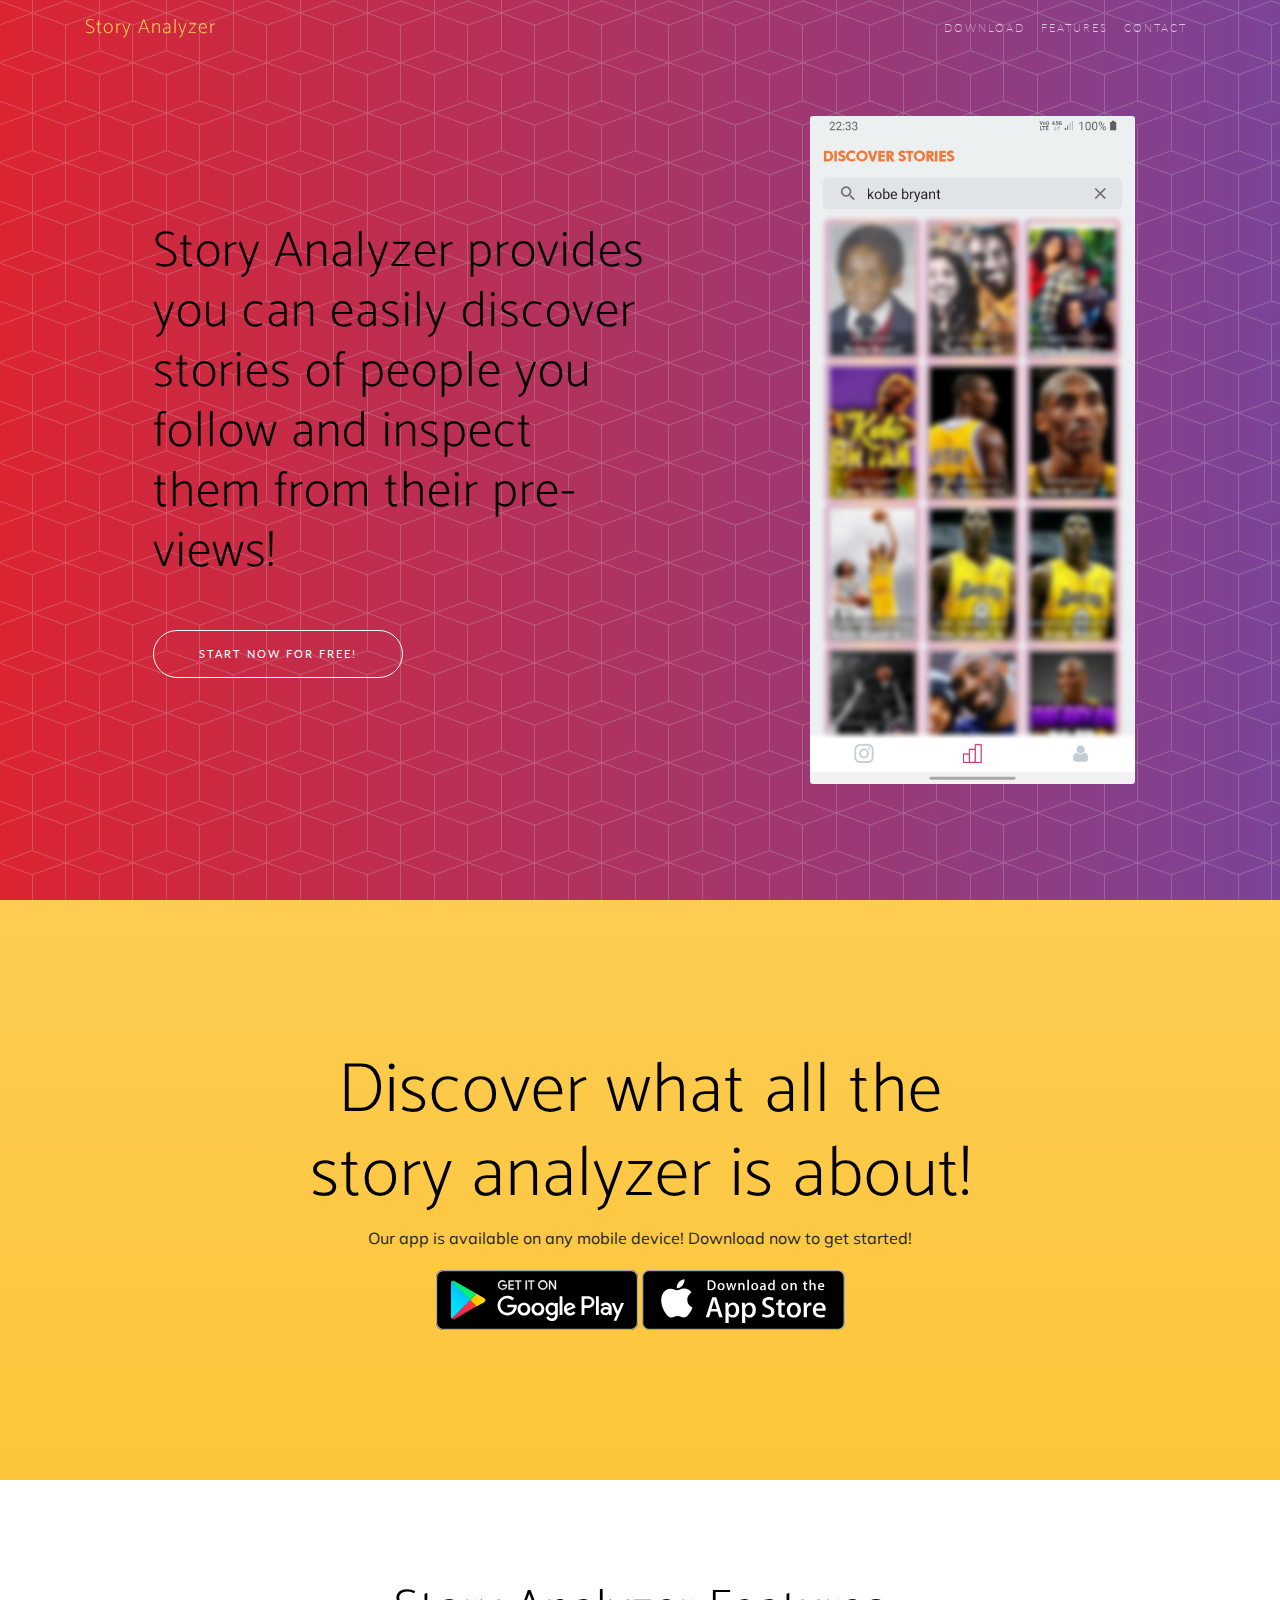
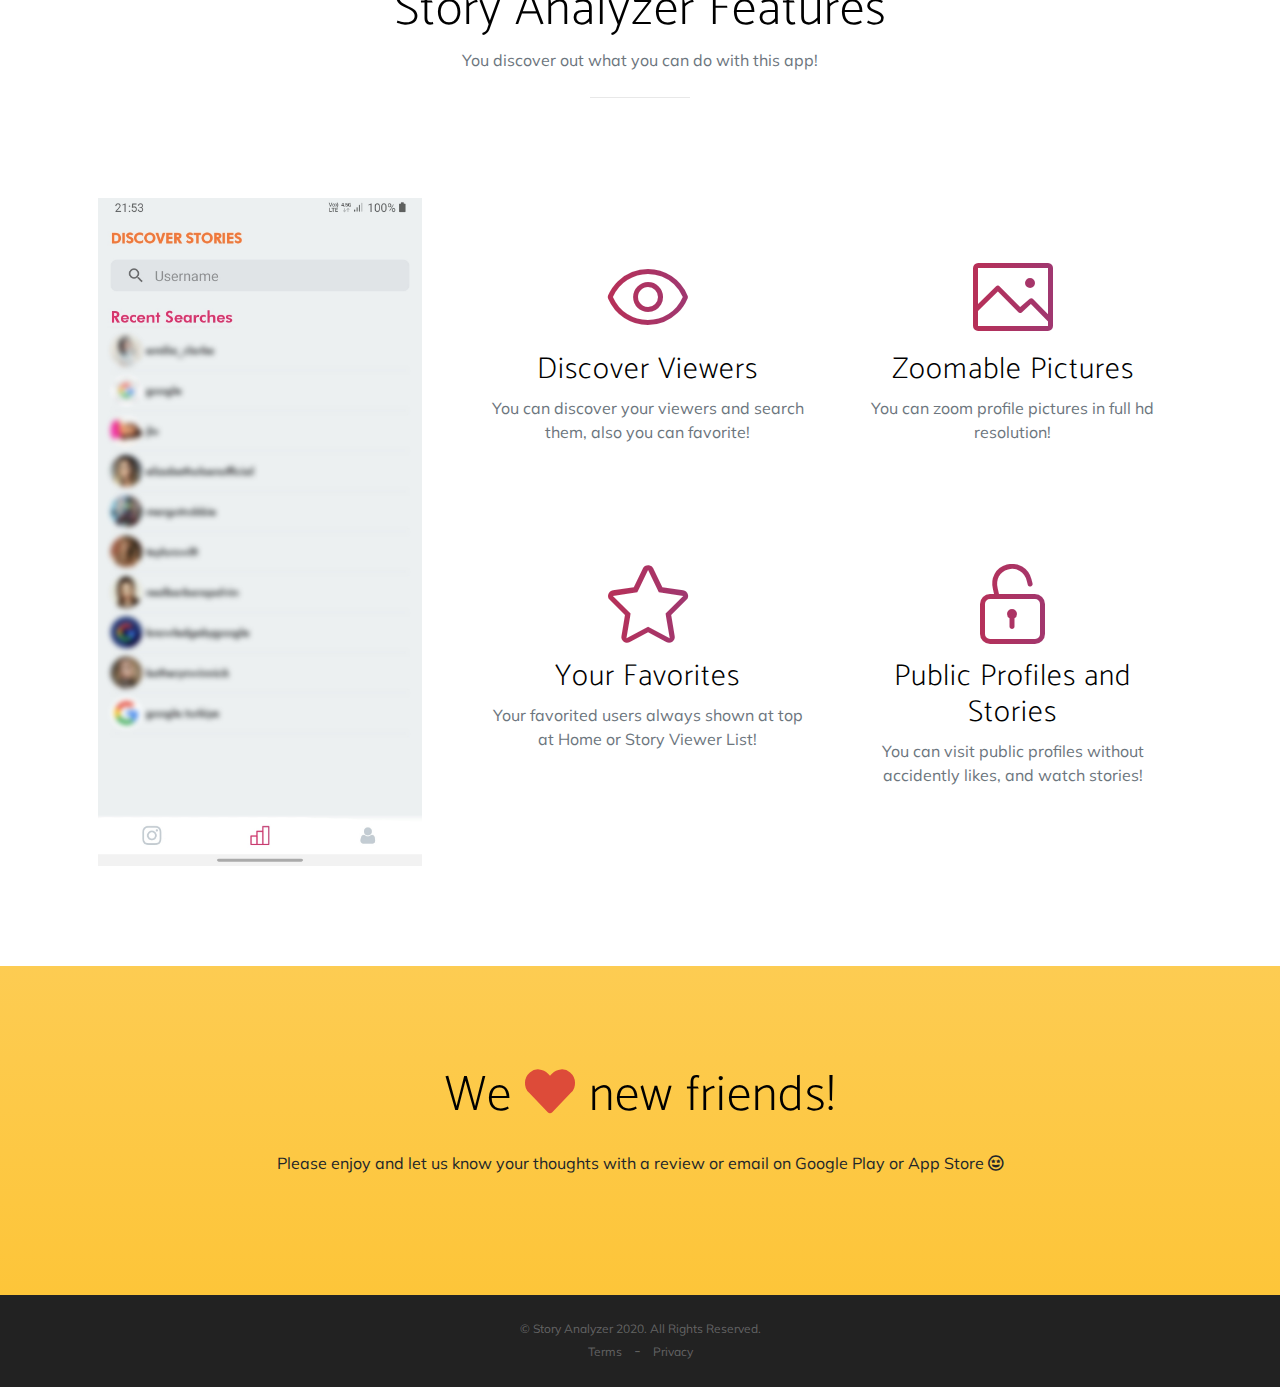
<file: index.html>
<!DOCTYPE html>
<html lang="en">

<head>

    <meta charset="utf-8">
    <meta name="viewport" content="width=device-width, initial-scale=1, shrink-to-fit=no">
    <meta name="description" content="">
    <meta name="author" content="">

    <title>Story Analyzer</title>

    <!-- Bootstrap core CSS -->
    <link href="storyanalyzer/vendor/bootstrap/css/bootstrap.min.css" rel="stylesheet">

    <!-- Custom fonts for this template -->
    <link href="storyanalyzer/vendor/fontawesome-free/css/all.min.css" rel="stylesheet">
    <link rel="stylesheet" href="storyanalyzer/vendor/simple-line-icons/css/simple-line-icons.css">
    <link href="https://fonts.googleapis.com/css?family=Lato" rel="stylesheet">
    <link href="https://fonts.googleapis.com/css?family=Catamaran:100,200,300,400,500,600,700,800,900" rel="stylesheet">
    <link href="https://fonts.googleapis.com/css?family=Muli" rel="stylesheet">

    <!-- Custom styles for this template -->
    <link href="storyanalyzer/css/story-analyzer.min.css" rel="stylesheet">

</head>

<body id="page-top">

    <!-- Navigation -->
    <nav class="navbar navbar-expand-lg navbar-light fixed-top" id="mainNav">
        <div class="container">
            <a class="navbar-brand js-scroll-trigger" href="#page-top">Story Analyzer</a>
            <button class="navbar-toggler navbar-toggler-right" type="button" data-toggle="collapse" data-target="#navbarResponsive" aria-controls="navbarResponsive" aria-expanded="false" aria-label="Toggle navigation">
                Menu
                <i class="fas fa-bars"></i>
            </button>
            <div class="collapse navbar-collapse" id="navbarResponsive">
                <ul class="navbar-nav ml-auto">
                    <li class="nav-item">
                        <a class="nav-link js-scroll-trigger" href="#download">Download</a>
                    </li>
                    <li class="nav-item">
                        <a class="nav-link js-scroll-trigger" href="#features">Features</a>
                    </li>
                    <li class="nav-item">
                        <a class="nav-link js-scroll-trigger" href="#contact">Contact</a>
                    </li>
                </ul>
            </div>
        </div>
    </nav>

    <header class="masthead">
        <div class="container h-100">
            <div class="row h-100">
                <div class="col-lg-7 my-auto">
                    <div class="header-content mx-auto">
                        <h1 class="mb-5">Sto­ry­ An­a­lyz­er provides you can eas­i­ly dis­cov­er sto­ries of peo­ple you fol­low and inspect them from their pre­views!</h1>
                        <a href="#download" class="btn btn-outline btn-xl js-scroll-trigger">Start Now for Free!</a>
                    </div>
                </div>
                <div class="col-lg-5 my-auto">
                    <div class="device-container">
                        <div class="device-mockup iphone6_plus portrait white">
                            <div class="device">
                                <div class="screen">
                                    <!-- Demo image for screen mockup, you can put an image here, some HTML, an animation, video, or anything else! -->
                                    <img src="storyanalyzer/img/app-demo-discover.jpg" class="img-fluid" alt="">
                                </div>
                                <div class="button">
                                    <!-- You can hook the "home button" to some JavaScript events or just remove it -->
                                </div>
                            </div>
                        </div>
                    </div>
                </div>
            </div>
        </div>
    </header>

    <section class="download bg-primary text-center" id="download">
        <div class="container">
            <div class="row">
                <div class="col-md-8 mx-auto">
                    <h2 class="section-heading">Discover what all the story analyzer is about!</h2>
                    <p>Our app is available on any mobile device! Download now to get started!</p>
                    <div class="badges">
                        <a class="badge-link" href="http://play.google.com/store/apps/details?id=com.storyanalyzer.stalker" target="_blank"><img src="storyanalyzer/img/google-play-badge.svg" alt=""></a>
                        <a class="badge-link" href="https://apps.apple.com/gb/app/story-analyzer/id1496422607" target="_blank"><img src="storyanalyzer/img/app-store-badge.svg" alt=""></a>
                    </div>
                </div>
            </div>
        </div>
    </section>

    <section class="features" id="features">
        <div class="container">
            <div class="section-heading text-center">
                <h2>Story Analyzer Features</h2>
                <p class="text-muted">You discover out what you can do with this app!</p>
                <hr>
            </div>
            <div class="row">
                <div class="col-lg-4 my-auto">
                    <div class="device-container">
                        <div class="device-mockup iphone6_plus portrait white">
                            <div class="device">
                                <div class="screen">
                                    <!-- Demo image for screen mockup, you can put an image here, some HTML, an animation, video, or anything else! -->
                                    <img src="storyanalyzer/img/app-demo-discover-recent.jpg" class="img-fluid" alt="">
                                </div>
                                <div class="button">
                                    <!-- You can hook the "home button" to some JavaScript events or just remove it -->
                                </div>
                            </div>
                        </div>
                    </div>
                </div>
                <div class="col-lg-8 my-auto">
                    <div class="container-fluid">
                        <div class="row">
                            <div class="col-lg-6">
                                <div class="feature-item">
                                    <i class="icon-eye text-primary"></i>
                                    <h3>Discover Viewers</h3>
                                    <p class="text-muted">You can discover your viewers and search them, also you can favorite!
                                    </p>
                                </div>
                            </div>
                            <div class="col-lg-6">
                                <div class="feature-item">
                                    <i class="icon-picture text-primary"></i>
                                    <h3>Zoomable Pictures</h3>
                                    <p class="text-muted">You can zoom profile pictures in full hd resolution!</p>
                                </div>
                            </div>
                        </div>
                        <div class="row">
                            <div class="col-lg-6">
                                <div class="feature-item">
                                    <i class="icon-star"></i>
                                    <h3>Your Favorites</h3>
                                    <p class="text-muted">Your favorited users always shown at top at Home or Story Viewer List!</p>
                                </div>
                            </div>
                            <div class="col-lg-6">
                                <div class="feature-item">
                                    <i class="icon-lock-open text-primary"></i>
                                    <h3>Public Profiles and Stories</h3>
                                    <p class="text-muted">You can vis­it pub­lic pro­files without accidently likes, and watch sto­ries!</p>
                                </div>
                            </div>
                        </div>
                    </div>
                </div>
            </div>
        </div>
    </section>

    <section class="contact bg-primary" id="contact">
        <div class="container">
            <h2>We <i class="fas fa-heart"></i> new friends!</h2>

            <p>Please en­joy and let us know your thoughts with a re­view or email on Google Play or App Store <i class="far fa-grin-stars"></i></p>
        </div>
    </section>

    <footer>
        <div class="container">
            <p>&copy; Story Analyzer 2020. All Rights Reserved.</p>
            <ul class="list-inline">
                <li class="list-inline-item">
                    <a href="./storyanalyzer/terms-conditions/index.html">Terms</a>
                </li>
                <li class="list-inline-item">
                    -
                </li>
                <li class="list-inline-item">
                    <a href="./storyanalyzer/privacy-policy/index.html">Privacy</a>
                </li>

            </ul>
        </div>
    </footer>

    <!-- Bootstrap core JavaScript -->
    <script src="storyanalyzer/vendor/jquery/jquery.min.js"></script>
    <script src="storyanalyzer/vendor/bootstrap/js/bootstrap.bundle.min.js"></script>

    <!-- Plugin JavaScript -->
    <script src="storyanalyzer/vendor/jquery-easing/jquery.easing.min.js"></script>

    <!-- Custom scripts for this template -->
    <script src="storyanalyzer/js/story-analyzer.min.js"></script>

</body>

</html>
</file>
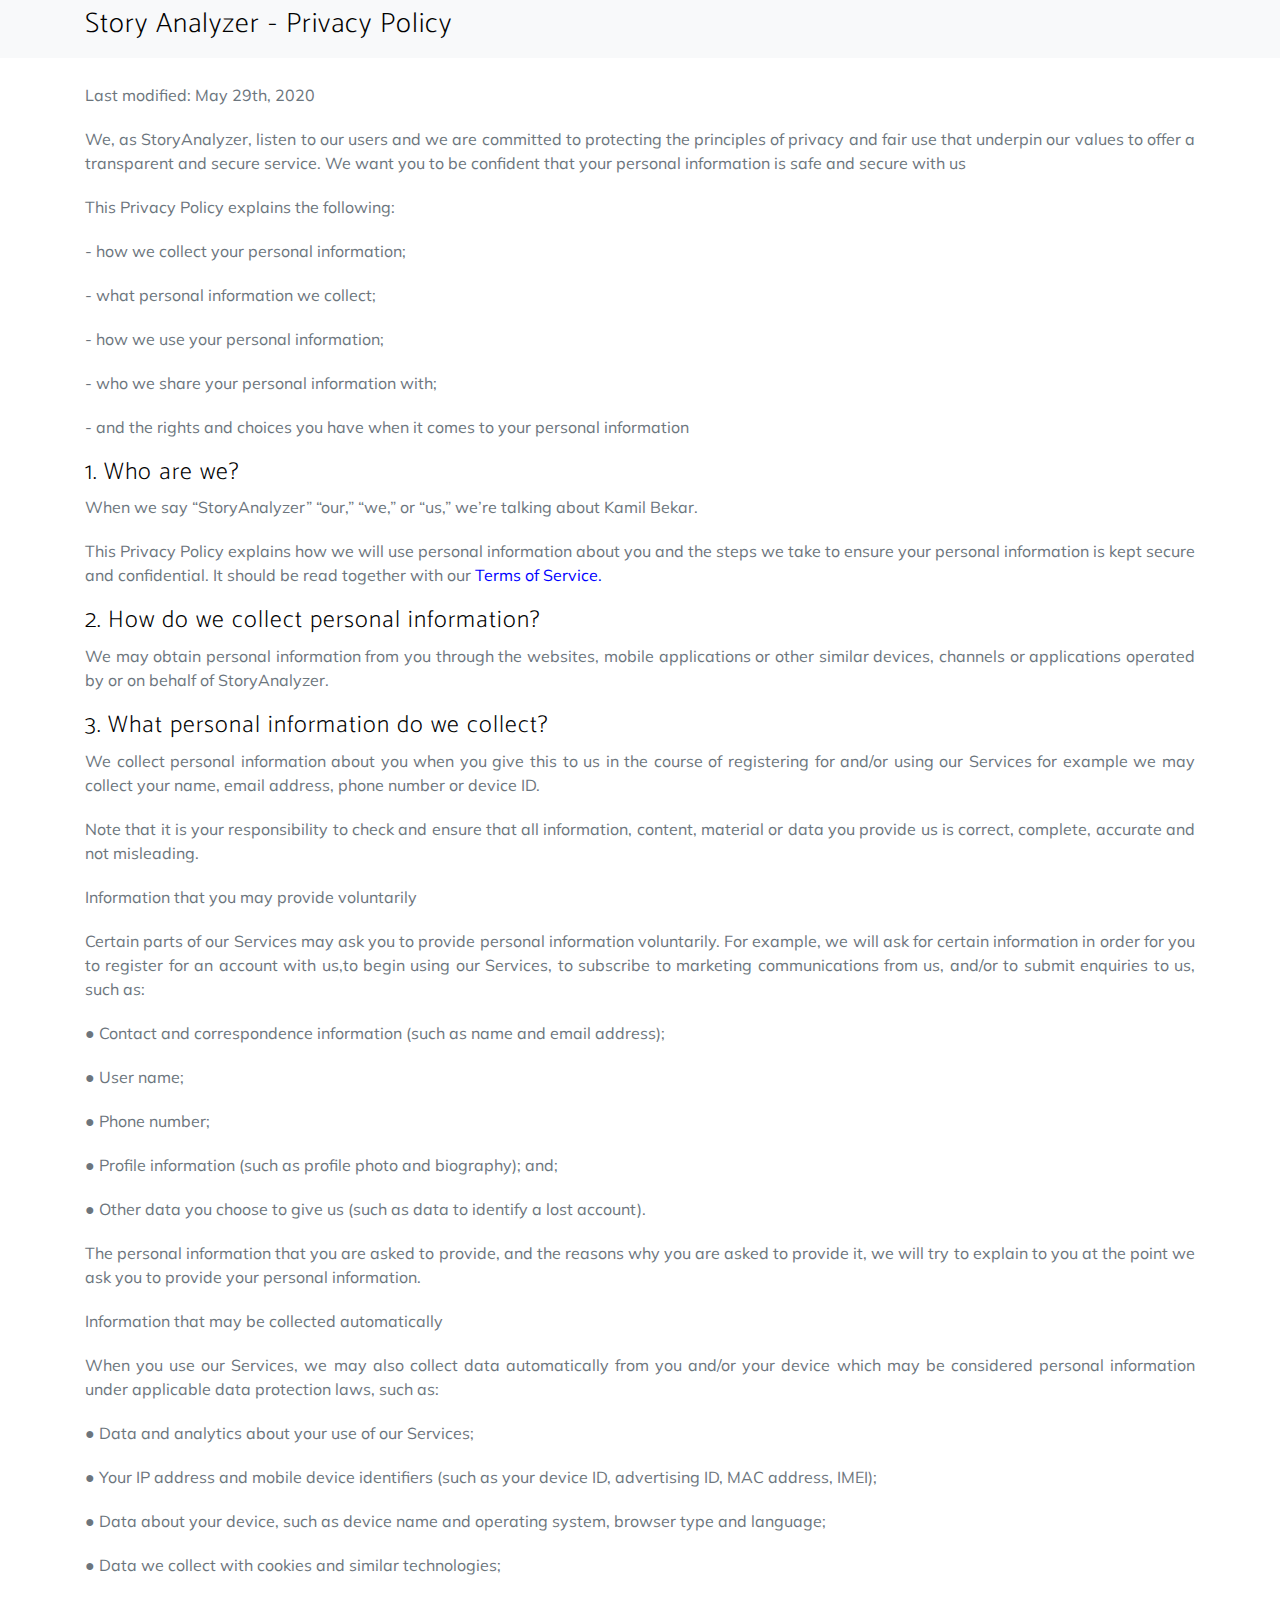
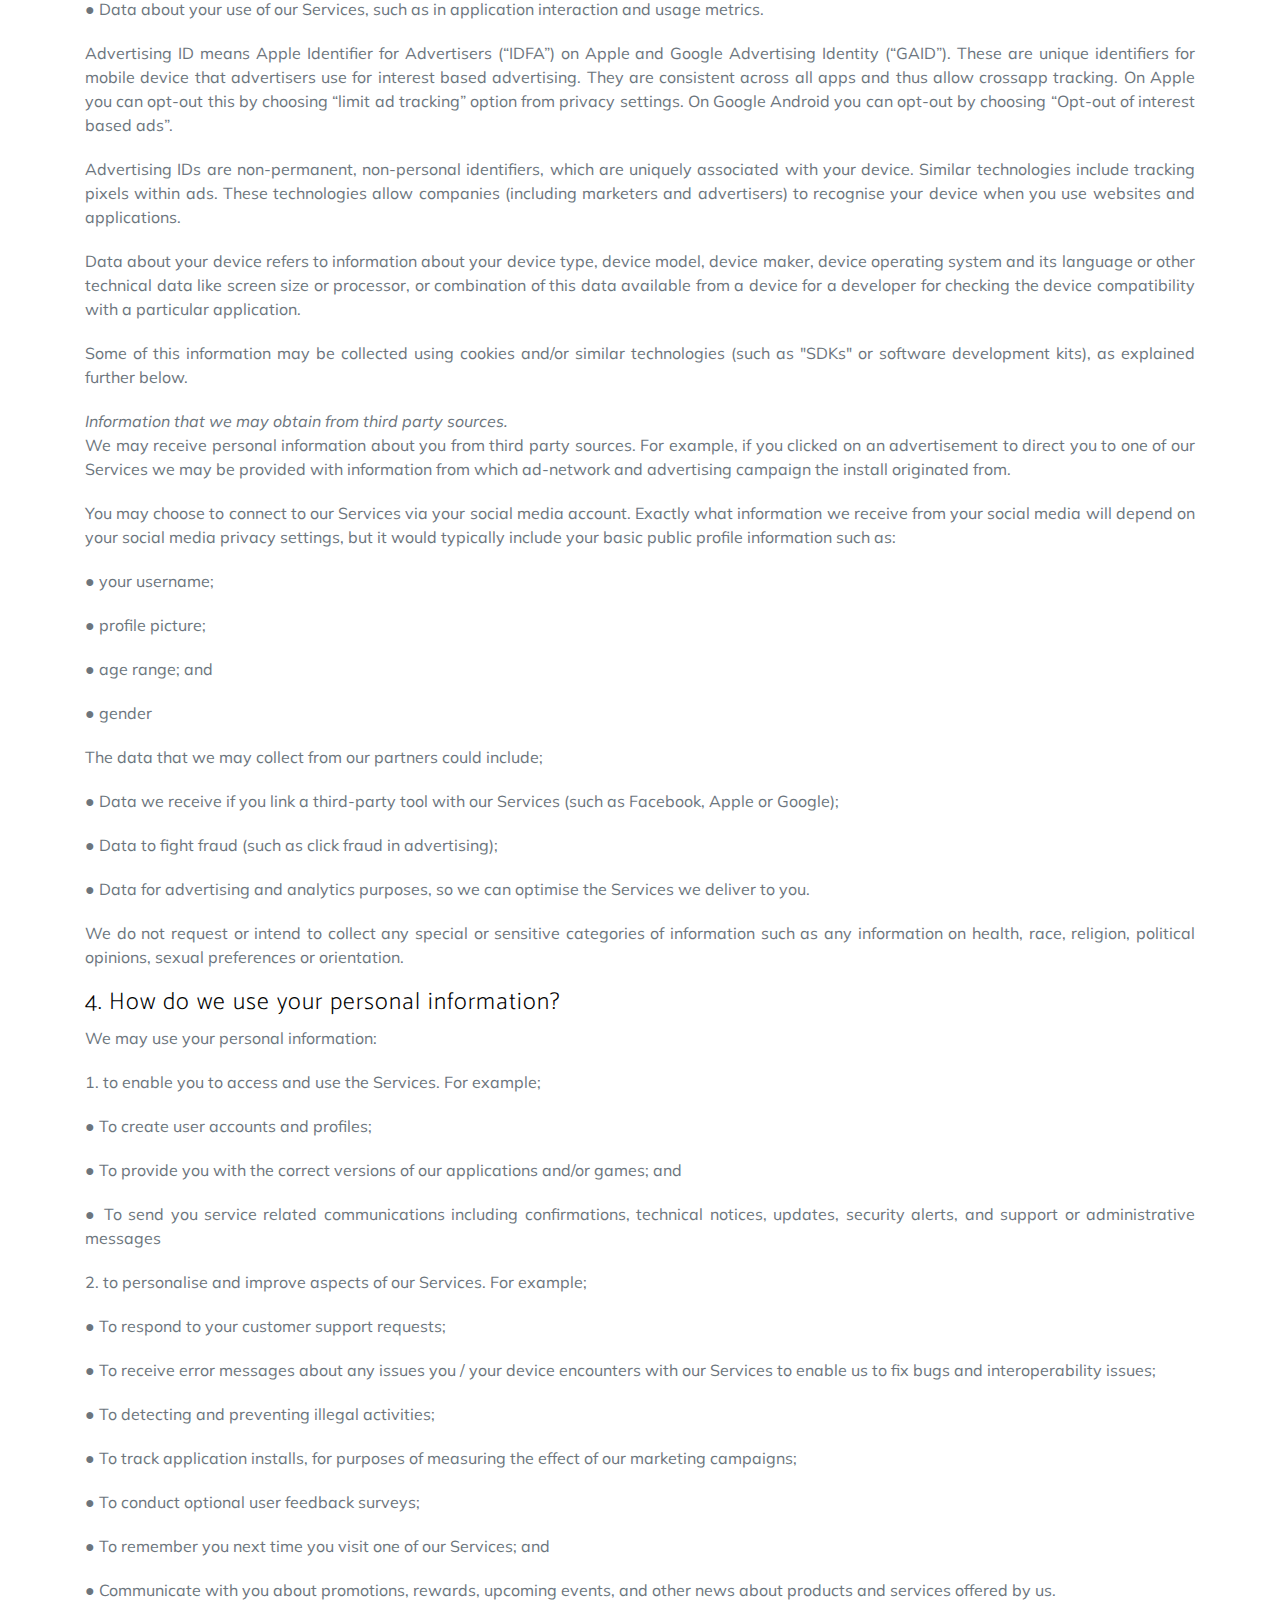
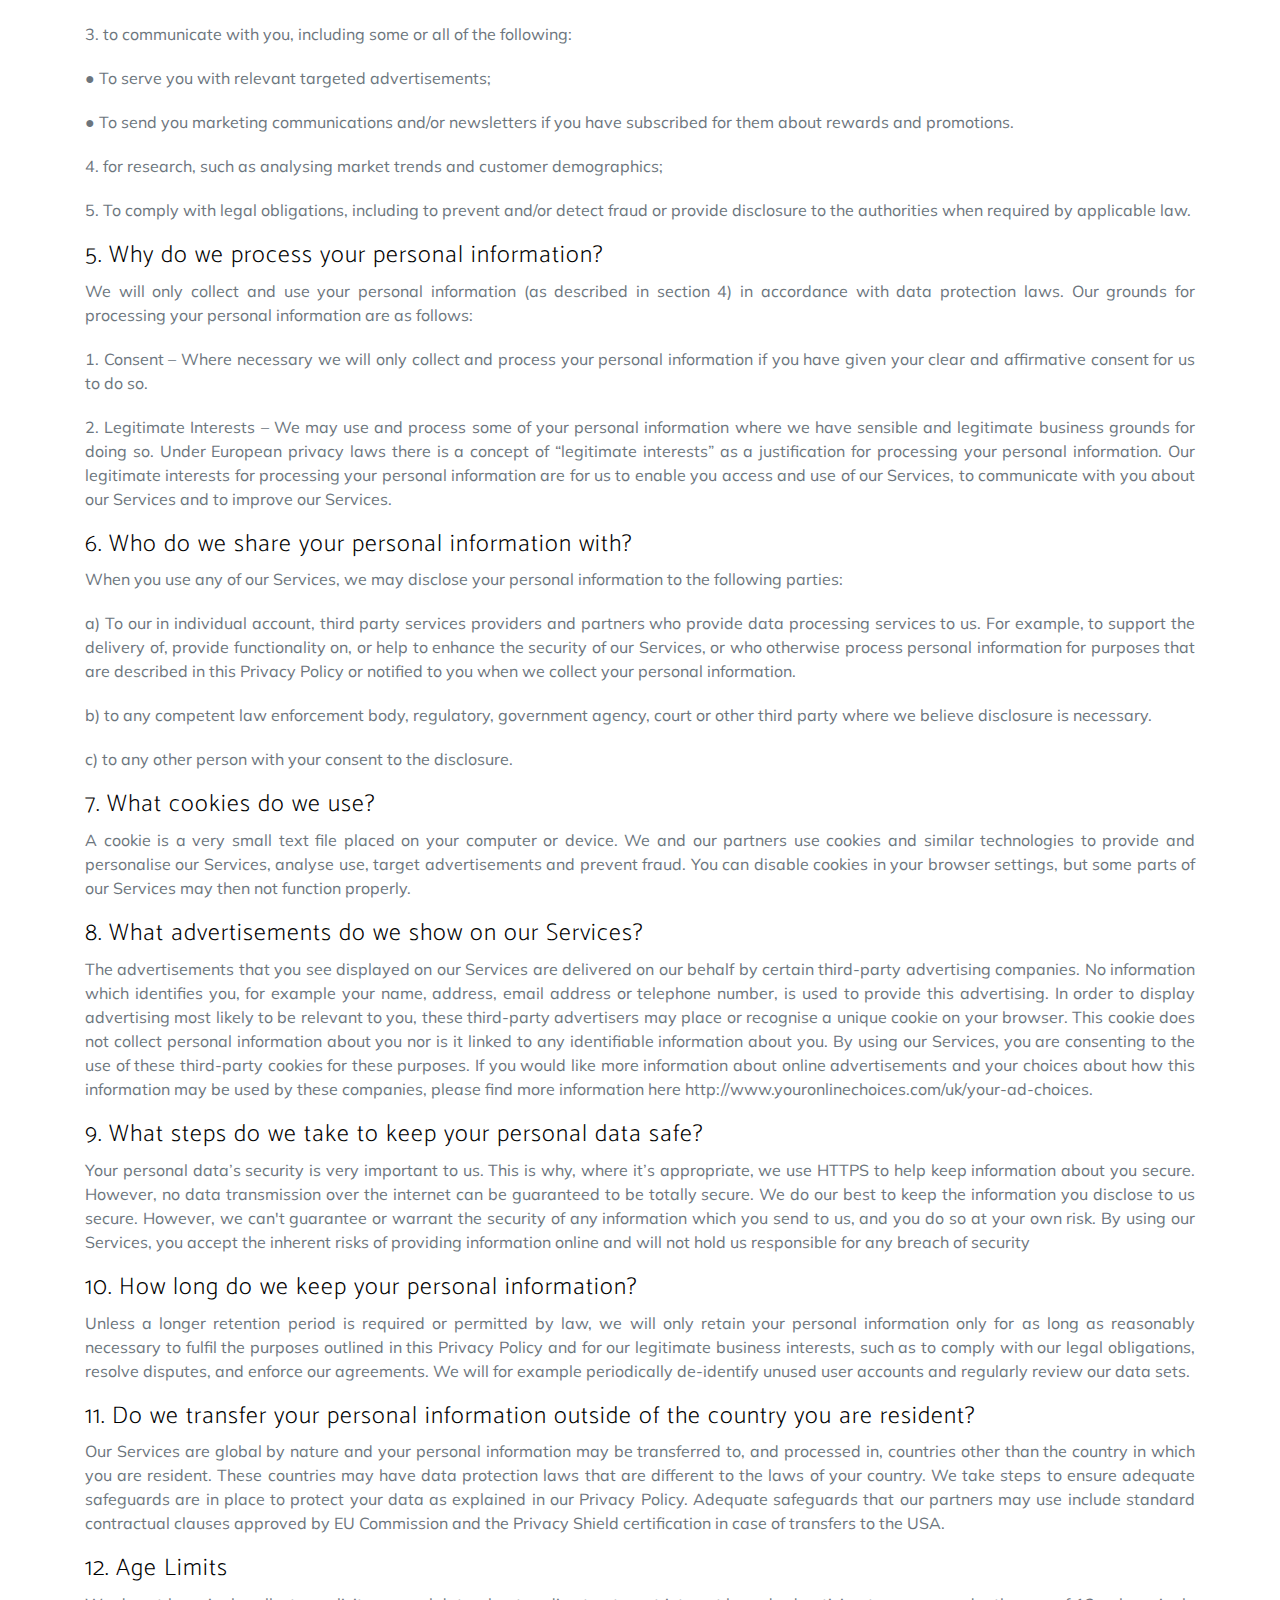
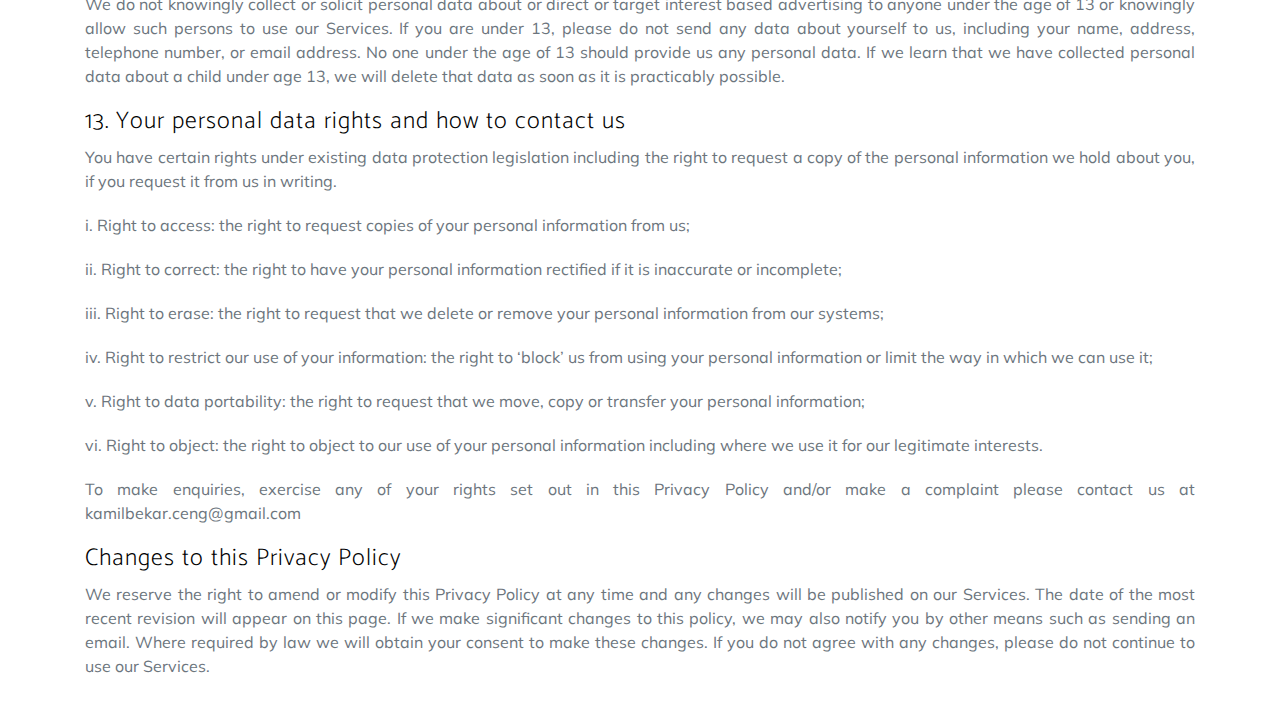
<file: storyanalyzer/privacy-policy/index.html>
<!DOCTYPE html>
<html lang="en">

<head>

    <meta charset="utf-8">
    <meta name="viewport" content="width=device-width, initial-scale=1, shrink-to-fit=no">
    <meta name="description" content="">
    <meta name="author" content="">

    <title>Story Analyzer</title>

    <!-- Bootstrap core CSS -->
    <link href="../vendor/bootstrap/css/bootstrap.min.css" rel="stylesheet">

    <!-- Custom fonts for this template -->
    <link href="../vendor/fontawesome-free/css/all.min.css" rel="stylesheet">
    <link rel="stylesheet" href="../vendor/simple-line-icons/css/simple-line-icons.css">
    <link href="https://fonts.googleapis.com/css?family=Lato" rel="stylesheet">
    <link href="https://fonts.googleapis.com/css?family=Catamaran:100,200,300,400,500,600,700,800,900" rel="stylesheet">
    <link href="https://fonts.googleapis.com/css?family=Muli" rel="stylesheet">

    <!-- Custom styles for this template -->
    <link href="../css/story-analyzer.min.css" rel="stylesheet">


    <style>
        .story-section {
            padding-top: 25px;
            padding-right: 0px;
            padding-bottom: 25px;
            padding-left: 0px;
        }
    </style>

</head>

<body id="page-top">

    <nav class="navbar navbar-expand-lg navbar-light bg-light sb-navbar">
        <div class="container">
            <h3>Story Analyzer - Privacy Policy</h3>
        </div>
    </nav>


    <section class="story-section">
        <div class="container">
            <div class="section text-left">
                <!-- <h2>Privacy Policy</h2> -->

                <p class="text-muted text-justify">Last modified: May 29th, 2020</p>

                <p class="text-muted text-justify">We, as StoryAnalyzer, listen to our users and we are committed to protecting the principles of privacy and fair use that underpin our values to offer a transparent and secure service. We want you to be confident that your personal information
                    is safe and secure with us</p>

                <p class="text-muted text-justify">This Privacy Policy explains the following:</p>
                <p class="text-muted text-justify"> - how we collect your personal information;</p>
                <p class="text-muted text-justify"> - what personal information we collect;</p>
                <p class="text-muted text-justify"> - how we use your personal information;</p>
                <p class="text-muted text-justify"> - who we share your personal information with;</p>
                <p class="text-muted text-justify"> - and the rights and choices you have when it comes to your personal information</p>

                <h4>1. Who are we?</h4>
                <p class="text-muted text-justify">When we say “StoryAnalyzer” “our,” “we,” or “us,” we’re talking about Kamil Bekar.</p>

                <p class="text-muted text-justify">This Privacy Policy explains how we will use personal information about you and the steps we take to ensure your personal information is kept secure and confidential. It should be read together with our <a href="https://kamilbekar.github.io/storyanalyzer/terms-conditions"
                        style="color: blue">Terms of Service.</a></p>

                <h4>2. How do we collect personal information?</h4>

                <p class="text-muted text-justify">We may obtain personal information from you through the websites, mobile applications or other similar devices, channels or applications operated by or on behalf of StoryAnalyzer. </p>

                <h4>3. What personal information do we collect?</h4>
                <p class="text-muted text-justify">We collect personal information about you when you give this to us in the course of registering for and/or using our Services for example we may collect your name, email address, phone number or device ID. </p>
                <p class="text-muted text-justify">Note that it is your responsibility to check and ensure that all information, content, material or data you provide us is correct, complete, accurate and not misleading.</p>
                <p class="text-muted text-justify">Information that you may provide voluntarily
                </p>

                <p class="text-muted text-justify">Certain parts of our Services may ask you to provide personal information voluntarily. For example, we will ask for certain information in order for you to register for an account with us,to begin using our Services, to subscribe to marketing
                    communications from us, and/or to submit enquiries to us, such as:</p>

                <p class="text-muted text-justify"> ● Contact and correspondence information (such as name and email address);</p>
                <p class="text-muted text-justify"> ● User name;</p>
                <p class="text-muted text-justify"> ● Phone number;</p>
                <p class="text-muted text-justify"> ● Profile information (such as profile photo and biography); and;</p>
                <p class="text-muted text-justify"> ● Other data you choose to give us (such as data to identify a lost account).</p>

                <p class="text-muted text-justify">The personal information that you are asked to provide, and the reasons why you are asked to provide it, we will try to explain to you at the point we ask you to provide your personal information.
                </p>

                <p class="text-muted text-justify">Information that may be collected automatically
                </p>

                <p class="text-muted text-justify">When you use our Services, we may also collect data automatically from you and/or your device which may be considered personal information under applicable data protection laws, such as:</p>
                <p class="text-muted text-justify"> ● Data and analytics about your use of our Services;</p>
                <p class="text-muted text-justify"> ● Your IP address and mobile device identifiers (such as your device ID, advertising ID, MAC address, IMEI);</p>
                <p class="text-muted text-justify"> ● Data about your device, such as device name and operating system, browser type and language;
                </p>
                <p class="text-muted text-justify"> ● Data we collect with cookies and similar technologies;</p>
                <p class="text-muted text-justify"> ● Data about your use of our Services, such as in application interaction and usage metrics.
                </p>

                <p class="text-muted text-justify">Advertising ID means Apple Identifier for Advertisers (“IDFA”) on Apple and Google Advertising Identity (“GAID”). These are unique identifiers for mobile device that advertisers use for interest based advertising. They are consistent across
                    all apps and thus allow crossapp tracking. On Apple you can opt-out this by choosing “limit ad tracking” option from privacy settings. On Google Android you can opt-out by choosing “Opt-out of interest based ads”.</p>

                <p class="text-muted text-justify">Advertising IDs are non-permanent, non-personal identifiers, which are uniquely associated with your device. Similar technologies include tracking pixels within ads. These technologies allow companies (including marketers and advertisers)
                    to recognise your device when you use websites and applications.</p>

                <p class="text-muted text-justify">Data about your device refers to information about your device type, device model, device maker, device operating system and its language or other technical data like screen size or processor, or combination of this data available from
                    a device for a developer for checking the device compatibility with a particular application.</p>

                <p class="text-muted text-justify">Some of this information may be collected using cookies and/or similar technologies (such as "SDKs" or software development kits), as explained further below.</p>

                <i class="text-muted text-justify">Information that we may obtain from third party sources.</i> <br>

                <p class="text-muted text-justify">We may receive personal information about you from third party sources. For example, if you clicked on an advertisement to direct you to one of our Services we may be provided with information from which ad-network and advertising campaign
                    the install originated from. </p>


                <p class="text-muted text-justify">You may choose to connect to our Services via your social media account. Exactly what information we receive from your social media will depend on your social media privacy settings, but it would typically include your basic public profile
                    information such as:</p>

                <p class="text-muted text-justify"> ● your username;</p>
                <p class="text-muted text-justify"> ● profile picture;</p>
                <p class="text-muted text-justify"> ● age range; and</p>
                <p class="text-muted text-justify"> ● gender</p>

                <p class="text-muted text-justify">The data that we may collect from our partners could include;</p>

                <p class="text-muted text-justify"> ● Data we receive if you link a third-party tool with our Services (such as Facebook, Apple or Google);</p>
                <p class="text-muted text-justify"> ● Data to fight fraud (such as click fraud in advertising);</p>
                <p class="text-muted text-justify"> ● Data for advertising and analytics purposes, so we can optimise the Services we deliver to you.</p>

                <p class="text-muted text-justify">We do not request or intend to collect any special or sensitive categories of information such as any information on health, race, religion, political opinions, sexual preferences or orientation. </p>


                <h4>4. How do we use your personal information?</h4>

                <p class="text-muted text-justify">We may use your personal information:
                </p>
                <p class="text-muted text-justify">1. to enable you to access and use the Services. For example;</p>

                <p class="text-muted text-justify"> ● To create user accounts and profiles;
                </p>
                <p class="text-muted text-justify"> ● To provide you with the correct versions of our applications and/or games; and</p>
                <p class="text-muted text-justify"> ● To send you service related communications including confirmations, technical notices, updates, security alerts, and support or administrative messages</p>

                <p class="text-muted text-justify">2. to personalise and improve aspects of our Services. For example;</p>
                <p class="text-muted text-justify"> ● To respond to your customer support requests;</p>
                <p class="text-muted text-justify"> ● To receive error messages about any issues you / your device encounters with our Services to enable us to fix bugs and interoperability issues;</p>
                <p class="text-muted text-justify"> ● To detecting and preventing illegal activities; </p>
                <p class="text-muted text-justify"> ● To track application installs, for purposes of measuring the effect of our marketing campaigns;
                </p>
                <p class="text-muted text-justify"> ● To conduct optional user feedback surveys;
                </p>
                <p class="text-muted text-justify"> ● To remember you next time you visit one of our Services; and</p>
                <p class="text-muted text-justify"> ● Communicate with you about promotions, rewards, upcoming events, and other news about products and services offered by us.</p>

                <p class="text-muted text-justify">3. to communicate with you, including some or all of the following:</p>
                <p class="text-muted text-justify"> ● To serve you with relevant targeted advertisements;</p>
                <p class="text-muted text-justify"> ● To send you marketing communications and/or newsletters if you have subscribed for them about rewards and promotions.</p>

                <p class="text-muted text-justify">4. for research, such as analysing market trends and customer demographics;</p>

                <p class="text-muted text-justify">5. To comply with legal obligations, including to prevent and/or detect fraud or provide disclosure to the authorities when required by applicable law.</p>


                <h4>5. Why do we process your personal information?</h4>

                <p class="text-muted text-justify">We will only collect and use your personal information (as described in section 4) in accordance with data protection laws. Our grounds for processing your personal information are as follows:</p>

                <p class="text-muted text-justify">1. Consent – Where necessary we will only collect and process your personal information if you have given your clear and affirmative consent for us to do so.</p>
                <p class="text-muted text-justify">2. Legitimate Interests – We may use and process some of your personal information where we have sensible and legitimate business grounds for doing so. Under European privacy laws there is a concept of “legitimate interests” as a justification
                    for processing your personal information. Our legitimate interests for processing your personal information are for us to enable you access and use of our Services, to communicate with you about our Services and to improve our Services.
                </p>

                <h4>6. Who do we share your personal information with?</h4>

                <p class="text-muted text-justify">When you use any of our Services, we may disclose your personal information to the following parties:
                </p>

                <p class="text-muted text-justify">a) To our in individual account, third party services providers and partners who provide data processing services to us. For example, to support the delivery of, provide functionality on, or help to enhance the security of our Services,
                    or who otherwise process personal information for purposes that are described in this Privacy Policy or notified to you when we collect your personal information.</p>

                <p class="text-muted text-justify">b) to any competent law enforcement body, regulatory, government agency, court or other third party where we believe disclosure is necessary.</p>

                <p class="text-muted text-justify">c) to any other person with your consent to the disclosure.</p>

                <h4>7. What cookies do we use?</h4>

                <p class="text-muted text-justify">A cookie is a very small text file placed on your computer or device. We and our partners use cookies and similar technologies to provide and personalise our Services, analyse use, target advertisements and prevent fraud. You can disable
                    cookies in your browser settings, but some parts of our Services may then not function properly.</p>


                <h4>8. What advertisements do we show on our Services?</h4>

                <p class="text-muted text-justify">The advertisements that you see displayed on our Services are delivered on our behalf by certain third-party advertising companies. No information which identifies you, for example your name, address, email address or telephone number,
                    is used to provide this advertising. In order to display advertising most likely to be relevant to you, these third-party advertisers may place or recognise a unique cookie on your browser. This cookie does not collect personal information
                    about you nor is it linked to any identifiable information about you. By using our Services, you are consenting to the use of these third-party cookies for these purposes. If you would like more information about online advertisements
                    and your choices about how this information may be used by these companies, please find more information here http://www.youronlinechoices.com/uk/your-ad-choices.</p>

                <h4>9. What steps do we take to keep your personal data safe?</h4>

                <p class="text-muted text-justify">Your personal data’s security is very important to us. This is why, where it’s appropriate, we use HTTPS to help keep information about you secure. However, no data transmission over the internet can be guaranteed to be totally secure.
                    We do our best to keep the information you disclose to us secure. However, we can't guarantee or warrant the security of any information which you send to us, and you do so at your own risk. By using our Services, you accept the inherent
                    risks of providing information online and will not hold us responsible for any breach of security</p>

                <h4>10. How long do we keep your personal information?</h4>

                <p class="text-muted text-justify">Unless a longer retention period is required or permitted by law, we will only retain your personal information only for as long as reasonably necessary to fulfil the purposes outlined in this Privacy Policy and for our legitimate business
                    interests, such as to comply with our legal obligations, resolve disputes, and enforce our agreements. We will for example periodically de-identify unused user accounts and regularly review our data sets.</p>


                <h4>11. Do we transfer your personal information outside of the country you are resident?</h4>

                <p class="text-muted text-justify">Our Services are global by nature and your personal information may be transferred to, and processed in, countries other than the country in which you are resident. These countries may have data protection laws that are different to the
                    laws of your country. We take steps to ensure adequate safeguards are in place to protect your data as explained in our Privacy Policy. Adequate safeguards that our partners may use include standard contractual clauses approved by
                    EU Commission and the Privacy Shield certification in case of transfers to the USA.
                </p>


                <h4>12. Age Limits</h4>

                <p class="text-muted text-justify">We do not knowingly collect or solicit personal data about or direct or target interest based advertising to anyone under the age of 13 or knowingly allow such persons to use our Services. If you are under 13, please do not send any data
                    about yourself to us, including your name, address, telephone number, or email address. No one under the age of 13 should provide us any personal data. If we learn that we have collected personal data about a child under age 13, we
                    will delete that data as soon as it is practicably possible.</p>


                <h4>13. Your personal data rights and how to contact us</h4>

                <p class="text-muted text-justify">You have certain rights under existing data protection legislation including the right to request a copy of the personal information we hold about you, if you request it from us in writing.</p>

                <p class="text-muted text-justify">i. Right to access: the right to request copies of your personal information from us;</p>
                <p class="text-muted text-justify">ii. Right to correct: the right to have your personal information rectified if it is inaccurate or incomplete;</p>
                <p class="text-muted text-justify">iii. Right to erase: the right to request that we delete or remove your personal information from our systems;</p>
                <p class="text-muted text-justify">iv. Right to restrict our use of your information: the right to ‘block’ us from using your personal information or limit the way in which we can use it;</p>
                <p class="text-muted text-justify">v. Right to data portability: the right to request that we move, copy or transfer your personal information;</p>
                <p class="text-muted text-justify">vi. Right to object: the right to object to our use of your personal information including where we use it for our legitimate interests.</p>
                <p class="text-muted text-justify">To make enquiries, exercise any of your rights set out in this Privacy Policy and/or make a complaint please contact us at kamilbekar.ceng@gmail.com</p>

                <h4>Changes to this Privacy Policy</h4>

                <p class="text-muted text-justify">We reserve the right to amend or modify this Privacy Policy at any time and any changes will be published on our Services. The date of the most recent revision will appear on this page. If we make significant changes to this policy, we
                    may also notify you by other means such as sending an email. Where required by law we will obtain your consent to make these changes. If you do not agree with any changes, please do not continue to use our Services.</p>

            </div>

        </div>
    </section>

</body>

</html>
</file>
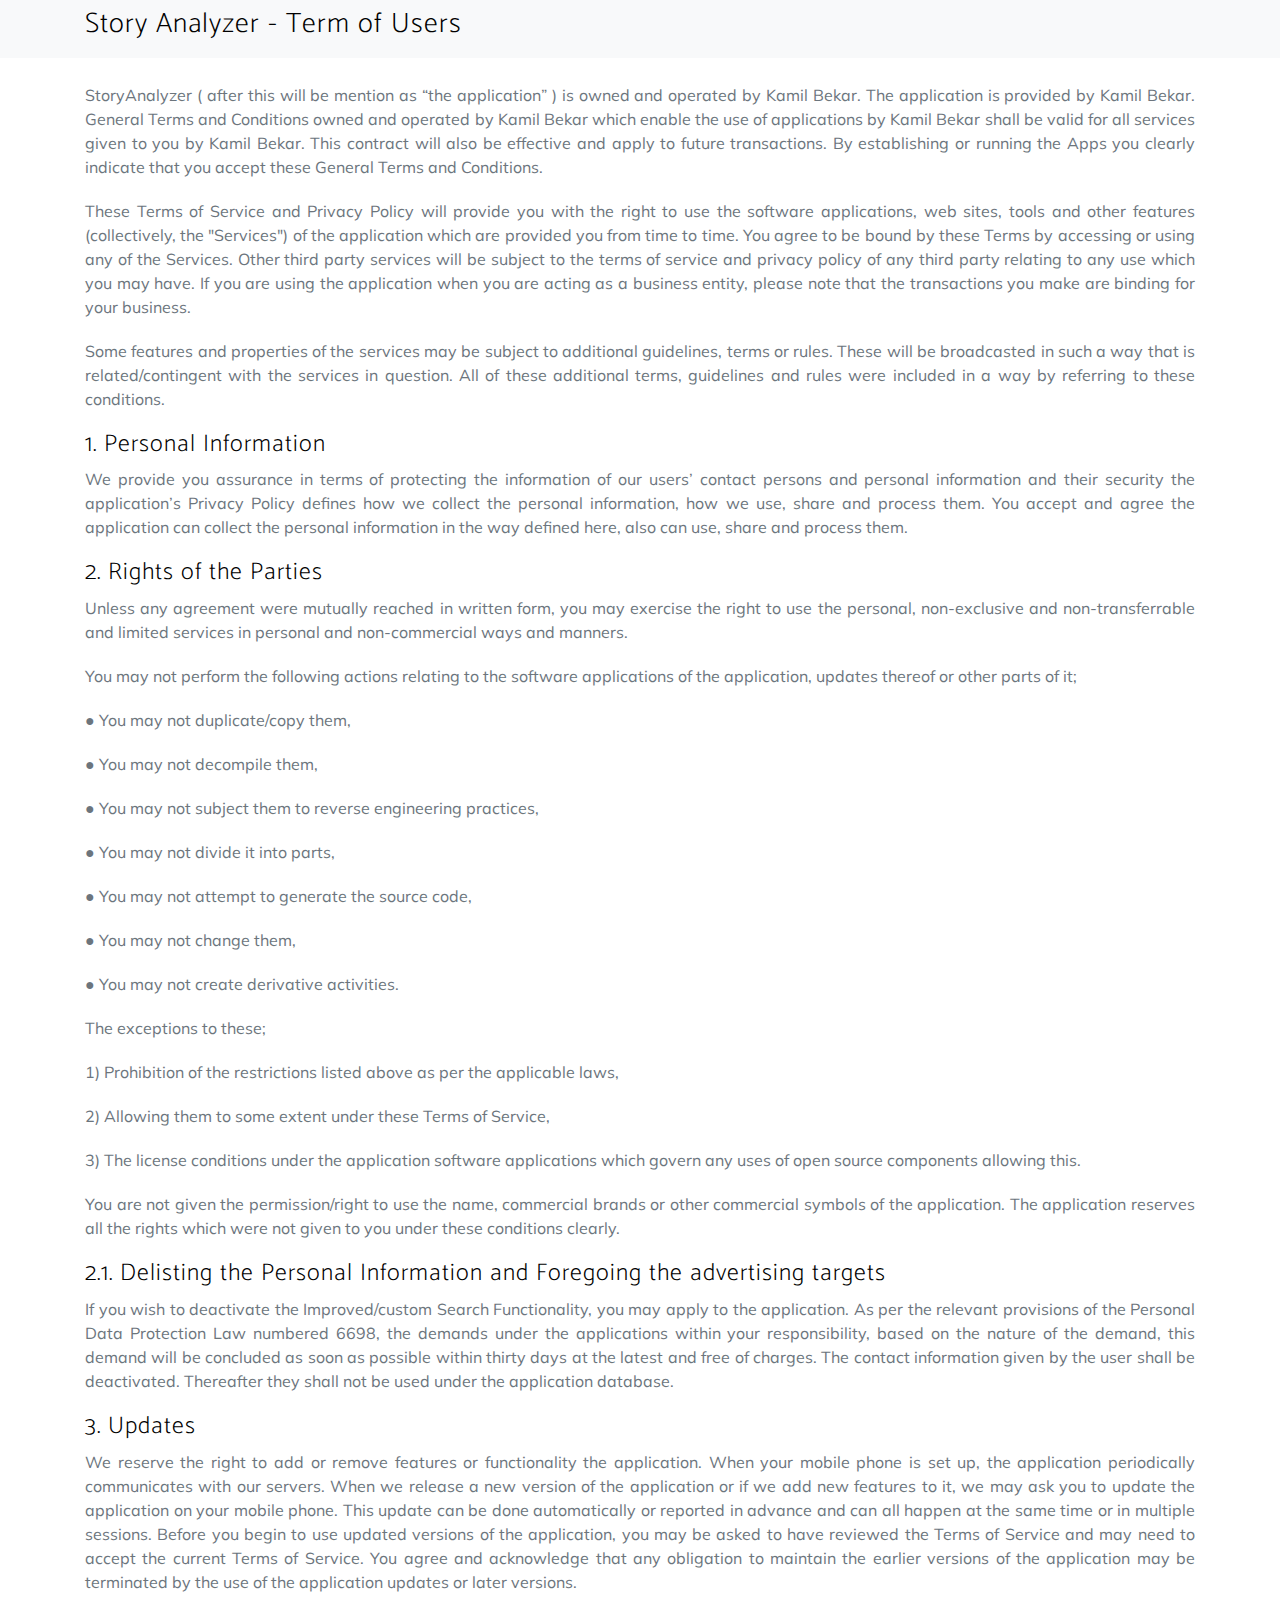
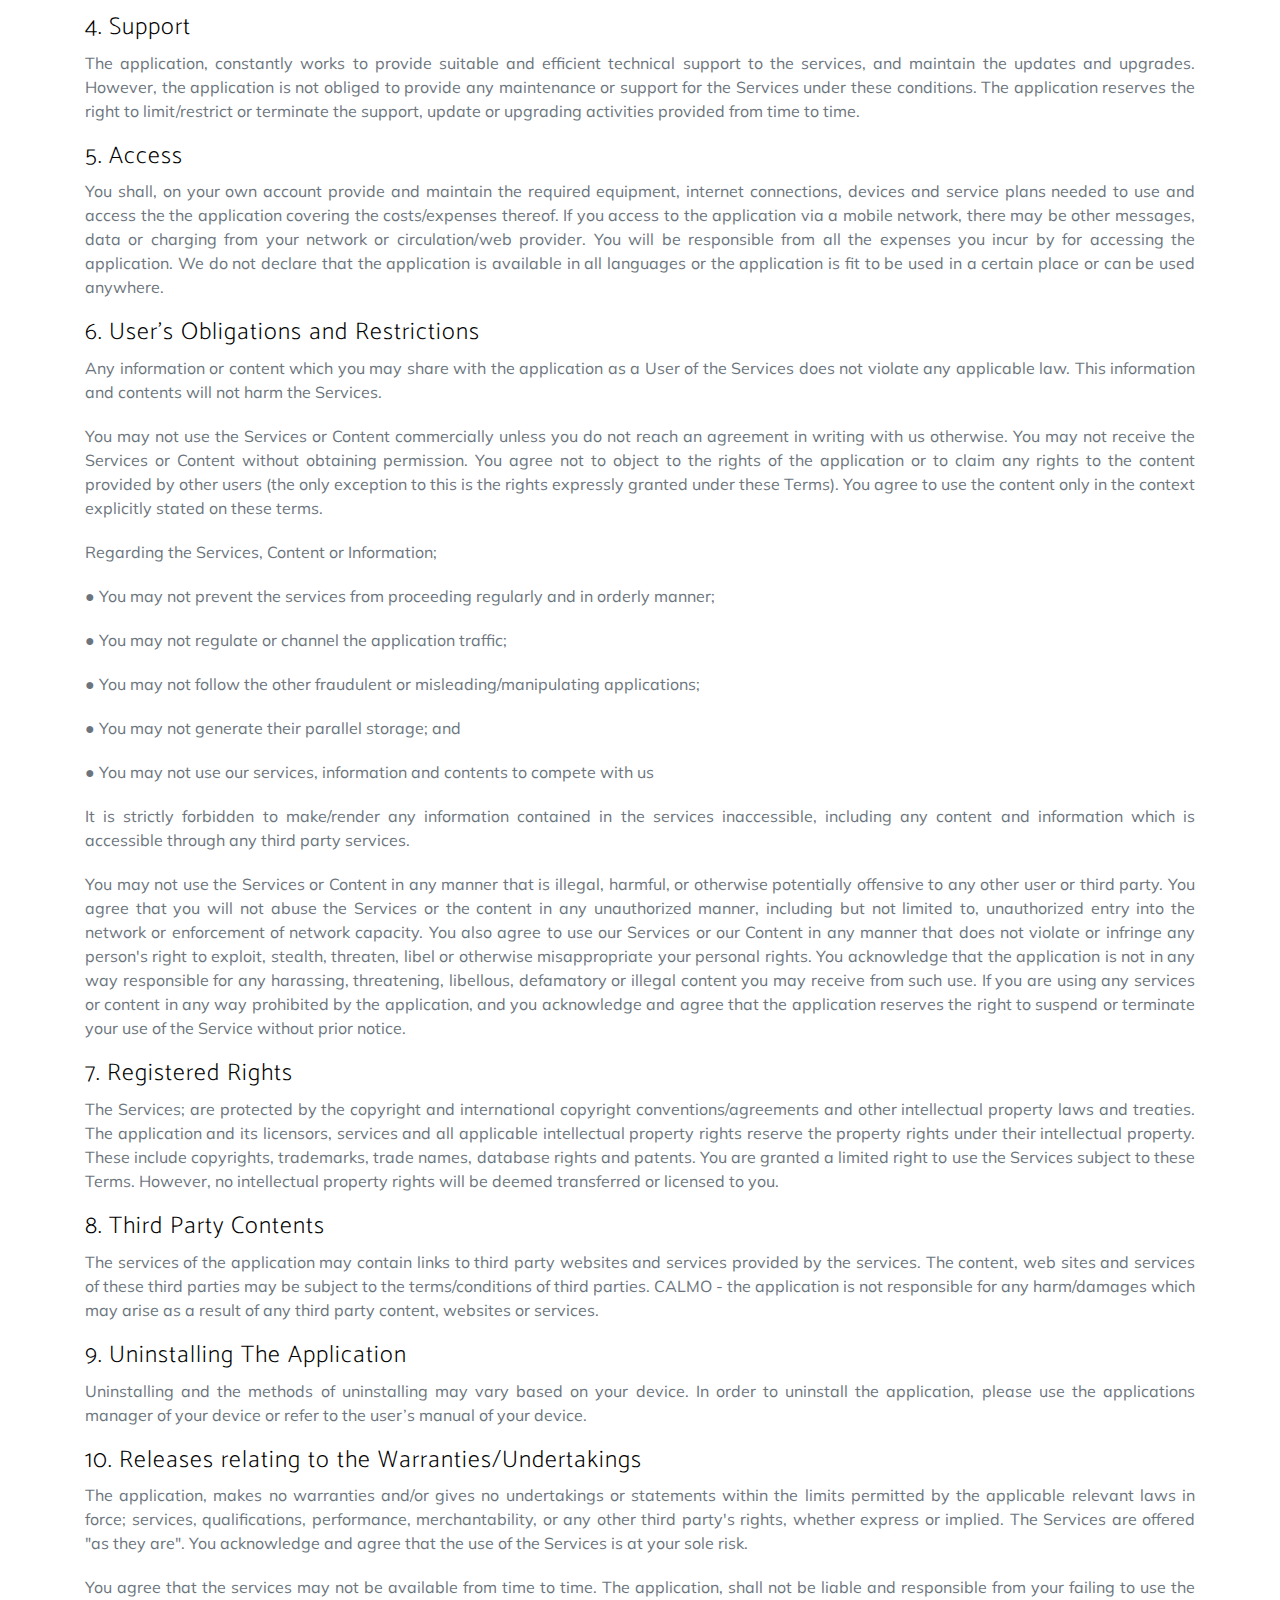
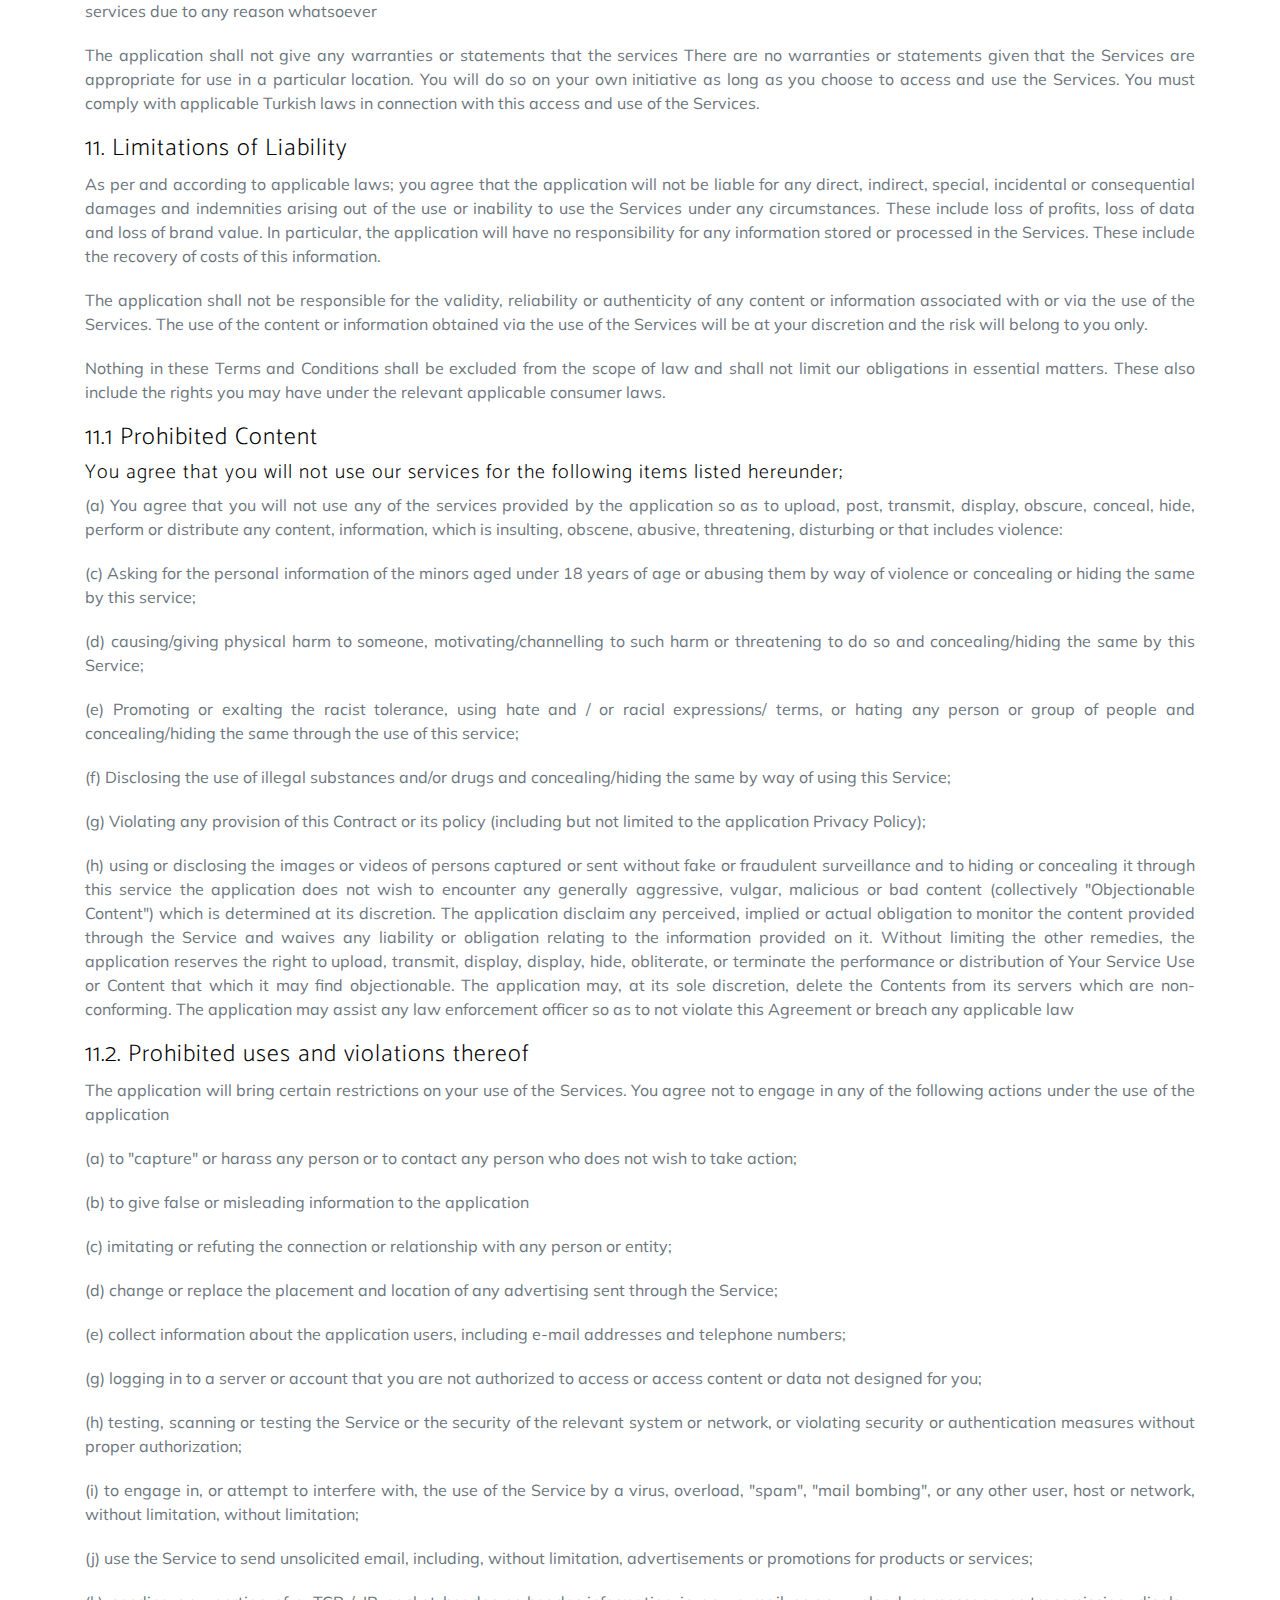
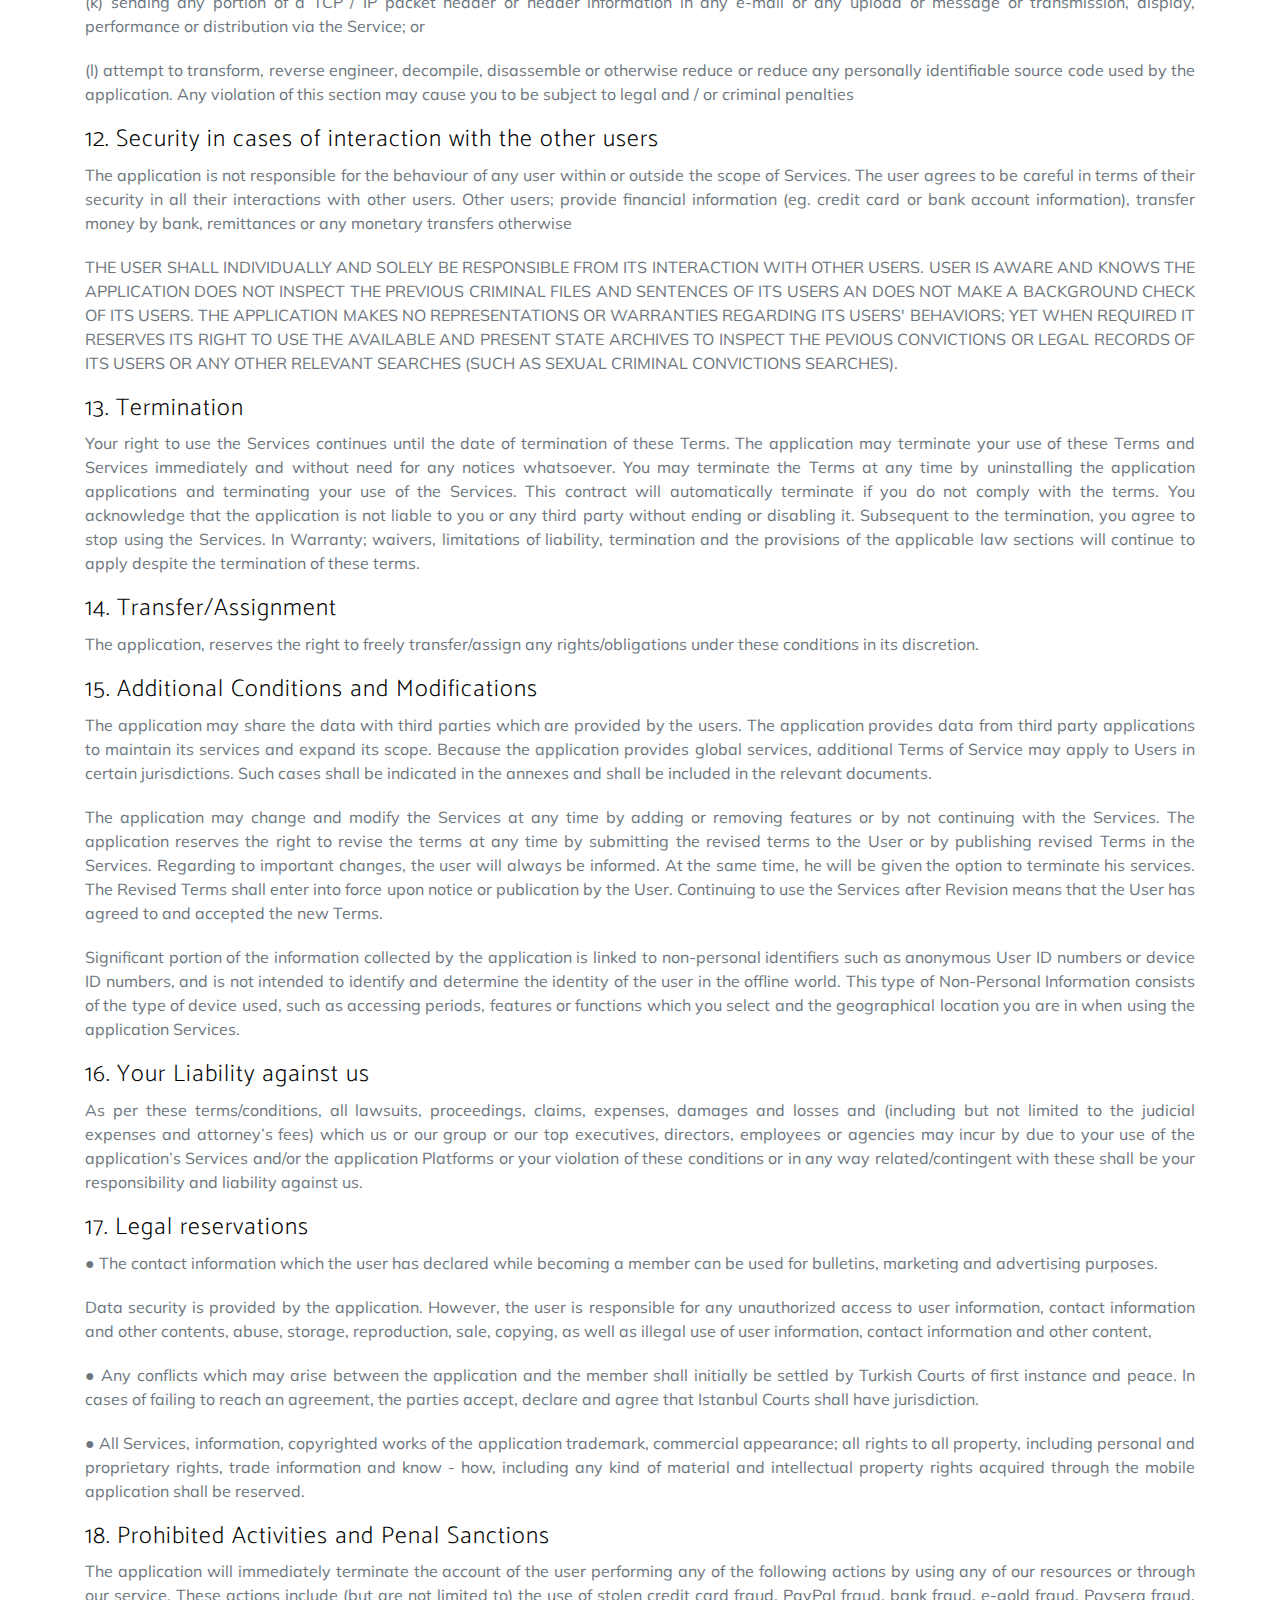
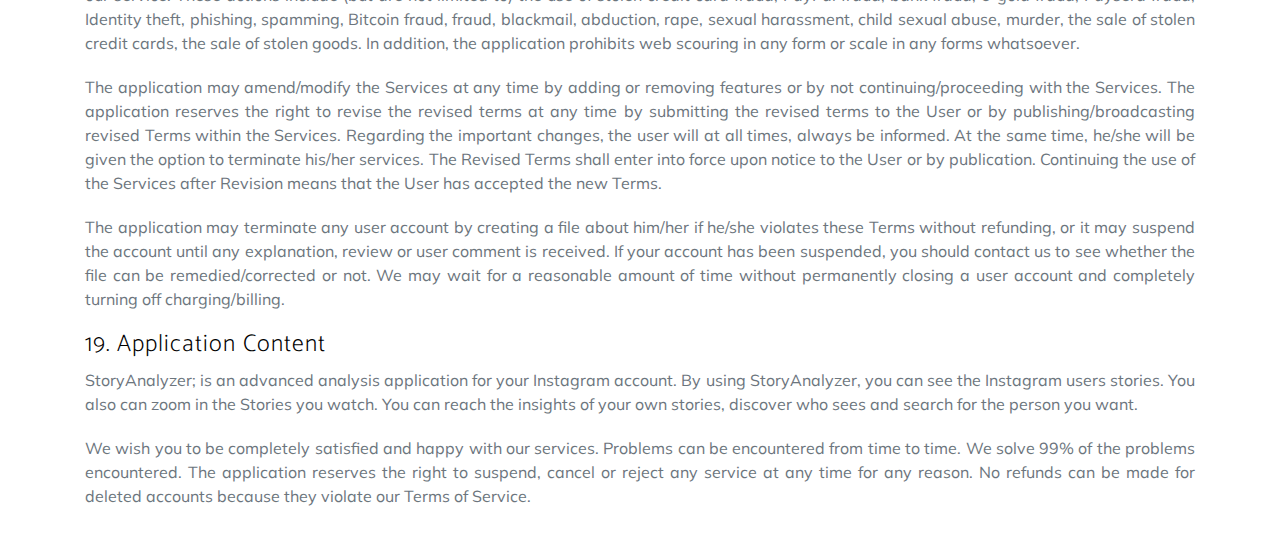
<file: storyanalyzer/terms-conditions/index.html>
<!DOCTYPE html>
<html lang="en">

<head>

    <meta charset="utf-8">
    <meta name="viewport" content="width=device-width, initial-scale=1, shrink-to-fit=no">
    <meta name="description" content="">
    <meta name="author" content="">

    <title>Story Analyzer</title>

    <!-- Bootstrap core CSS -->
    <link href="../vendor/bootstrap/css/bootstrap.min.css" rel="stylesheet">

    <!-- Custom fonts for this template -->
    <link href="../vendor/fontawesome-free/css/all.min.css" rel="stylesheet">
    <link rel="stylesheet" href="../vendor/simple-line-icons/css/simple-line-icons.css">
    <link href="https://fonts.googleapis.com/css?family=Lato" rel="stylesheet">
    <link href="https://fonts.googleapis.com/css?family=Catamaran:100,200,300,400,500,600,700,800,900" rel="stylesheet">
    <link href="https://fonts.googleapis.com/css?family=Muli" rel="stylesheet">

    <!-- Custom styles for this template -->
    <link href="../css/story-analyzer.min.css" rel="stylesheet">


    <style>
        .story-section {
            padding-top: 25px;
            padding-right: 0px;
            padding-bottom: 25px;
            padding-left: 0px;
        }
    </style>

</head>

<body id="page-top">

    <nav class="navbar navbar-expand-lg navbar-light bg-light sb-navbar">
        <div class="container">
            <h3>Story Analyzer - Term of Users</h3>
        </div>
    </nav>


    <section class="story-section">
        <div class="container">
            <div class="section text-left">
                <p class="text-muted text-justify">StoryAnalyzer ( after this will be mention as “the application” ) is owned and operated by Kamil Bekar. The application is provided by Kamil Bekar. General Terms and Conditions owned and operated by Kamil Bekar which enable the use of
                    applications by Kamil Bekar shall be valid for all services given to you by Kamil Bekar. This contract will also be effective and apply to future transactions. By establishing or running the Apps you clearly indicate that you accept
                    these General Terms and Conditions. </p>

                <p class="text-muted text-justify">These Terms of Service and Privacy Policy will provide you with the right to use the software applications, web sites, tools and other features (collectively, the "Services") of the application which are provided you from time to time.
                    You agree to be bound by these Terms by accessing or using any of the Services. Other third party services will be subject to the terms of service and privacy policy of any third party relating to any use which you may have. If you
                    are using the application when you are acting as a business entity, please note that the transactions you make are binding for your business.</p>

                <p class="text-muted text-justify">Some features and properties of the services may be subject to additional guidelines, terms or rules. These will be broadcasted in such a way that is related/contingent with the services in question. All of these additional terms, guidelines
                    and rules were included in a way by referring to these conditions.</p>

                <h4>1. Personal Information </h4>

                <p class="text-muted text-justify">We provide you assurance in terms of protecting the information of our users’ contact persons and personal information and their security the application’s Privacy Policy defines how we collect the personal information, how we use, share
                    and process them. You accept and agree the application can collect the personal information in the way defined here, also can use, share and process them.</p>

                <h4>2. Rights of the Parties</h4>
                <p class="text-muted text-justify">Unless any agreement were mutually reached in written form, you may exercise the right to use the personal, non-exclusive and non-transferrable and limited services in personal and non-commercial ways and manners. </p>

                <p class="text-muted text-justify">You may not perform the following actions relating to the software applications of the application, updates thereof or other parts of it;</p>
                <p class="text-muted text-justify"> ● You may not duplicate/copy them,
                </p>
                <p class="text-muted text-justify"> ● You may not decompile them,</p>
                <p class="text-muted text-justify"> ● You may not subject them to reverse engineering practices,</p>
                <p class="text-muted text-justify"> ● You may not divide it into parts,
                </p>
                <p class="text-muted text-justify"> ● You may not attempt to generate the source code,</p>

                <p class="text-muted text-justify"> ● You may not change them,</p>
                <p class="text-muted text-justify"> ● You may not create derivative activities.
                </p>

                <p class="text-muted text-justify">The exceptions to these;</p>

                <p class="text-muted text-justify">1) Prohibition of the restrictions listed above as per the applicable laws,
                </p>
                <p class="text-muted text-justify">2) Allowing them to some extent under these Terms of Service,</p>
                <p class="text-muted text-justify">3) The license conditions under the application software applications which govern any uses of open source components allowing this.</p>

                <p class="text-muted text-justify">You are not given the permission/right to use the name, commercial brands or other commercial symbols of the application. The application reserves all the rights which were not given to you under these conditions clearly.</p>


                <h4>2.1. Delisting the Personal Information and Foregoing the advertising targets</h4>
                <p class="text-muted text-justify">If you wish to deactivate the Improved/custom Search Functionality, you may apply to the application. As per the relevant provisions of the Personal Data Protection Law numbered 6698, the demands under the applications within your responsibility,
                    based on the nature of the demand, this demand will be concluded as soon as possible within thirty days at the latest and free of charges. The contact information given by the user shall be deactivated. Thereafter they shall not be
                    used under the application database. </p>

                <h4>3. Updates</h4>
                <p class="text-muted text-justify">We reserve the right to add or remove features or functionality the application. When your mobile phone is set up, the application periodically communicates with our servers. When we release a new version of the application or if we add
                    new features to it, we may ask you to update the application on your mobile phone. This update can be done automatically or reported in advance and can all happen at the same time or in multiple sessions. Before you begin to use updated
                    versions of the application, you may be asked to have reviewed the Terms of Service and may need to accept the current Terms of Service. You agree and acknowledge that any obligation to maintain the earlier versions of the application
                    may be terminated by the use of the application updates or later versions.</p>


                <h4>4. Support</h4>
                <p class="text-muted text-justify">The application, constantly works to provide suitable and efficient technical support to the services, and maintain the updates and upgrades. However, the application is not obliged to provide any maintenance or support for the Services
                    under these conditions. The application reserves the right to limit/restrict or terminate the support, update or upgrading activities provided from time to time.</p>

                <h4>5. Access</h4>
                <p class="text-muted text-justify">You shall, on your own account provide and maintain the required equipment, internet connections, devices and service plans needed to use and access the the application covering the costs/expenses thereof. If you access to the application
                    via a mobile network, there may be other messages, data or charging from your network or circulation/web provider. You will be responsible from all the expenses you incur by for accessing the application. We do not declare that the
                    application is available in all languages or the application is fit to be used in a certain place or can be used anywhere.</p>

                <h4>6. User’s Obligations and Restrictions</h4>
                <p class="text-muted text-justify">Any information or content which you may share with the application as a User of the Services does not violate any applicable law. This information and contents will not harm the Services.</p>

                <p class="text-muted text-justify">You may not use the Services or Content commercially unless you do not reach an agreement in writing with us otherwise. You may not receive the Services or Content without obtaining permission. You agree not to object to the rights of
                    the application or to claim any rights to the content provided by other users (the only exception to this is the rights expressly granted under these Terms). You agree to use the content only in the context explicitly stated on these
                    terms.
                </p>

                <p class="text-muted text-justify">Regarding the Services, Content or Information;
                </p>
                <p class="text-muted text-justify"> ● You may not prevent the services from proceeding regularly and in orderly manner;</p>
                <p class="text-muted text-justify"> ● You may not regulate or channel the application traffic;</p>
                <p class="text-muted text-justify"> ● You may not follow the other fraudulent or misleading/manipulating applications;</p>
                <p class="text-muted text-justify"> ● You may not generate their parallel storage; and</p>
                <p class="text-muted text-justify"> ● You may not use our services, information and contents to compete with us</p>

                <p class="text-muted text-justify">It is strictly forbidden to make/render any information contained in the services inaccessible, including any content and information which is accessible through any third party services. </p>

                <p class="text-muted text-justify">You may not use the Services or Content in any manner that is illegal, harmful, or otherwise potentially offensive to any other user or third party. You agree that you will not abuse the Services or the content in any unauthorized manner,
                    including but not limited to, unauthorized entry into the network or enforcement of network capacity. You also agree to use our Services or our Content in any manner that does not violate or infringe any person's right to exploit,
                    stealth, threaten, libel or otherwise misappropriate your personal rights. You acknowledge that the application is not in any way responsible for any harassing, threatening, libellous, defamatory or illegal content you may receive
                    from such use. If you are using any services or content in any way prohibited by the application, and you acknowledge and agree that the application reserves the right to suspend or terminate your use of the Service without prior notice.
                </p>

                <h4>7. Registered Rights</h4>

                <p class="text-muted text-justify">The Services; are protected by the copyright and international copyright conventions/agreements and other intellectual property laws and treaties. The application and its licensors, services and all applicable intellectual property rights
                    reserve the property rights under their intellectual property. These include copyrights, trademarks, trade names, database rights and patents. You are granted a limited right to use the Services subject to these Terms. However, no
                    intellectual property rights will be deemed transferred or licensed to you.</p>

                <h4>8. Third Party Contents</h4>

                <p class="text-muted text-justify">The services of the application may contain links to third party websites and services provided by the services. The content, web sites and services of these third parties may be subject to the terms/conditions of third parties. CALMO
                    - the application is not responsible for any harm/damages which may arise as a result of any third party content, websites or services.</p>

                <h4>9. Uninstalling The Application</h4>
                <p class="text-muted text-justify">Uninstalling and the methods of uninstalling may vary based on your device. In order to uninstall the application, please use the applications manager of your device or refer to the user’s manual of your device.</p>

                <h4>10. Releases relating to the Warranties/Undertakings </h4>

                <p class="text-muted text-justify">The application, makes no warranties and/or gives no undertakings or statements within the limits permitted by the applicable relevant laws in force; services, qualifications, performance, merchantability, or any other third party's rights,
                    whether express or implied. The Services are offered "as they are". You acknowledge and agree that the use of the Services is at your sole risk.
                </p>

                <p class="text-muted text-justify">You agree that the services may not be available from time to time. The application, shall not be liable and responsible from your failing to use the services due to any reason whatsoever</p>

                <p class="text-muted text-justify">The application shall not give any warranties or statements that the services There are no warranties or statements given that the Services are appropriate for use in a particular location. You will do so on your own initiative as long
                    as you choose to access and use the Services. You must comply with applicable Turkish laws in connection with this access and use of the Services.
                </p>

                <h4>11. Limitations of Liability </h4>
                <p class="text-muted text-justify">As per and according to applicable laws; you agree that the application will not be liable for any direct, indirect, special, incidental or consequential damages and indemnities arising out of the use or inability to use the Services under
                    any circumstances. These include loss of profits, loss of data and loss of brand value. In particular, the application will have no responsibility for any information stored or processed in the Services. These include the recovery
                    of costs of this information. </p>

                <p class="text-muted text-justify">The application shall not be responsible for the validity, reliability or authenticity of any content or information associated with or via the use of the Services. The use of the content or information obtained via the use of the Services
                    will be at your discretion and the risk will belong to you only.</p>

                <p class="text-muted text-justify">Nothing in these Terms and Conditions shall be excluded from the scope of law and shall not limit our obligations in essential matters. These also include the rights you may have under the relevant applicable consumer laws.</p>

                <h4>11.1 Prohibited Content</h4>

                <h5>You agree that you will not use our services for the following items listed hereunder;</h5>

                <p class="text-muted text-justify">(a) You agree that you will not use any of the services provided by the application so as to upload, post, transmit, display, obscure, conceal, hide, perform or distribute any content, information, which is insulting, obscene, abusive,
                    threatening, disturbing or that includes violence: </p>

                <p class="text-muted text-justify">(c) Asking for the personal information of the minors aged under 18 years of age or abusing them by way of violence or concealing or hiding the same by this service; </p>
                <p class="text-muted text-justify">(d) causing/giving physical harm to someone, motivating/channelling to such harm or threatening to do so and concealing/hiding the same by this Service; </p>
                <p class="text-muted text-justify">(e) Promoting or exalting the racist tolerance, using hate and / or racial expressions/ terms, or hating any person or group of people and concealing/hiding the same through the use of this service; </p>
                <p class="text-muted text-justify">(f) Disclosing the use of illegal substances and/or drugs and concealing/hiding the same by way of using this Service; </p>
                <p class="text-muted text-justify">(g) Violating any provision of this Contract or its policy (including but not limited to the application Privacy Policy); </p>
                <p class="text-muted text-justify">(h) using or disclosing the images or videos of persons captured or sent without fake or fraudulent surveillance and to hiding or concealing it through this service the application does not wish to encounter any generally aggressive, vulgar,
                    malicious or bad content (collectively "Objectionable Content") which is determined at its discretion. The application disclaim any perceived, implied or actual obligation to monitor the content provided through the Service and waives
                    any liability or obligation relating to the information provided on it. Without limiting the other remedies, the application reserves the right to upload, transmit, display, display, hide, obliterate, or terminate the performance or
                    distribution of Your Service Use or Content that which it may find objectionable. The application may, at its sole discretion, delete the Contents from its servers which are non-conforming. The application may assist any law enforcement
                    officer so as to not violate this Agreement or breach any applicable law</p>


                <h4>11.2. Prohibited uses and violations thereof</h4>
                <p class="text-muted text-justify">The application will bring certain restrictions on your use of the Services. You agree not to engage in any of the following actions under the use of the application</p>

                <p class="text-muted text-justify">(a) to "capture" or harass any person or to contact any person who does not wish to take action;</p>
                <p class="text-muted text-justify">(b) to give false or misleading information to the application</p>
                <p class="text-muted text-justify">(c) imitating or refuting the connection or relationship with any person or entity;</p>
                <p class="text-muted text-justify">(d) change or replace the placement and location of any advertising sent through the Service;</p>
                <p class="text-muted text-justify">(e) collect information about the application users, including e-mail addresses and telephone numbers;</p>
                <p class="text-muted text-justify">(g) logging in to a server or account that you are not authorized to access or access content or data not designed for you;</p>
                <p class="text-muted text-justify">(h) testing, scanning or testing the Service or the security of the relevant system or network, or violating security or authentication measures without proper authorization;</p>
                <p class="text-muted text-justify">(i) to engage in, or attempt to interfere with, the use of the Service by a virus, overload, "spam", "mail bombing", or any other user, host or network, without limitation, without limitation;</p>
                <p class="text-muted text-justify">(j) use the Service to send unsolicited email, including, without limitation, advertisements or promotions for products or services;
                </p>
                <p class="text-muted text-justify">(k) sending any portion of a TCP / IP packet header or header information in any e-mail or any upload or message or transmission, display, performance or distribution via the Service; or</p>
                <p class="text-muted text-justify">(l) attempt to transform, reverse engineer, decompile, disassemble or otherwise reduce or reduce any personally identifiable source code used by the application. Any violation of this section may cause you to be subject to legal and /
                    or criminal penalties</p>

                <h4>12. Security in cases of interaction with the other users</h4>
                <p class="text-muted text-justify">The application is not responsible for the behaviour of any user within or outside the scope of Services. The user agrees to be careful in terms of their security in all their interactions with other users. Other users; provide financial
                    information (eg. credit card or bank account information), transfer money by bank, remittances or any monetary transfers otherwise</p>

                <p class="text-muted text-justify">THE USER SHALL INDIVIDUALLY AND SOLELY BE RESPONSIBLE FROM ITS INTERACTION WITH OTHER USERS. USER IS AWARE AND KNOWS THE APPLICATION DOES NOT INSPECT THE PREVIOUS CRIMINAL FILES AND SENTENCES OF ITS USERS AN DOES NOT MAKE A BACKGROUND
                    CHECK OF ITS USERS. THE APPLICATION MAKES NO REPRESENTATIONS OR WARRANTIES REGARDING ITS USERS' BEHAVIORS; YET WHEN REQUIRED IT RESERVES ITS RIGHT TO USE THE AVAILABLE AND PRESENT STATE ARCHIVES TO INSPECT THE PEVIOUS CONVICTIONS OR
                    LEGAL RECORDS OF ITS USERS OR ANY OTHER RELEVANT SEARCHES (SUCH AS SEXUAL CRIMINAL CONVICTIONS SEARCHES).</p>

                <h4>13. Termination </h4>
                <p class="text-muted text-justify">Your right to use the Services continues until the date of termination of these Terms. The application may terminate your use of these Terms and Services immediately and without need for any notices whatsoever. You may terminate the Terms
                    at any time by uninstalling the application applications and terminating your use of the Services. This contract will automatically terminate if you do not comply with the terms. You acknowledge that the application is not liable to
                    you or any third party without ending or disabling it. Subsequent to the termination, you agree to stop using the Services. In Warranty; waivers, limitations of liability, termination and the provisions of the applicable law sections
                    will continue to apply despite the termination of these terms.</p>

                <h4>14. Transfer/Assignment</h4>
                <p class="text-muted text-justify">The application, reserves the right to freely transfer/assign any rights/obligations under these conditions in its discretion.</p>

                <h4>15. Additional Conditions and Modifications</h4>
                <p class="text-muted text-justify">The application may share the data with third parties which are provided by the users. The application provides data from third party applications to maintain its services and expand its scope. Because the application provides global services,
                    additional Terms of Service may apply to Users in certain jurisdictions. Such cases shall be indicated in the annexes and shall be included in the relevant documents.</p>

                <p class="text-muted text-justify"> The application may change and modify the Services at any time by adding or removing features or by not continuing with the Services. The application reserves the right to revise the terms at any time by submitting the revised terms to
                    the User or by publishing revised Terms in the Services. Regarding to important changes, the user will always be informed. At the same time, he will be given the option to terminate his services. The Revised Terms shall enter into
                    force upon notice or publication by the User. Continuing to use the Services after Revision means that the User has agreed to and accepted the new Terms.</p>
                <p class="text-muted text-justify"> Significant portion of the information collected by the application is linked to non-personal identifiers such as anonymous User ID numbers or device ID numbers, and is not intended to identify and determine the identity of the user in
                    the offline world. This type of Non-Personal Information consists of the type of device used, such as accessing periods, features or functions which you select and the geographical location you are in when using the application Services.
                </p>

                <h4>16. Your Liability against us</h4>

                <p class="text-muted text-justify">As per these terms/conditions, all lawsuits, proceedings, claims, expenses, damages and losses and (including but not limited to the judicial expenses and attorney’s fees) which us or our group or our top executives, directors, employees
                    or agencies may incur by due to your use of the application’s Services and/or the application Platforms or your violation of these conditions or in any way related/contingent with these shall be your responsibility and liability against
                    us.
                </p>

                <h4>17. Legal reservations</h4>

                <p class="text-muted text-justify"> ● The contact information which the user has declared while becoming a member can be used for bulletins, marketing and advertising purposes.</p>
                <p class="text-muted text-justify">Data security is provided by the application. However, the user is responsible for any unauthorized access to user information, contact information and other contents, abuse, storage, reproduction, sale, copying, as well as illegal use
                    of user information, contact information and other content,</p>
                <p class="text-muted text-justify"> ● Any conflicts which may arise between the application and the member shall initially be settled by Turkish Courts of first instance and peace. In cases of failing to reach an agreement, the parties accept, declare and agree that Istanbul
                    Courts shall have jurisdiction. </p>
                <p class="text-muted text-justify"> ● All Services, information, copyrighted works of the application trademark, commercial appearance; all rights to all property, including personal and proprietary rights, trade information and know - how, including any kind of material
                    and intellectual property rights acquired through the mobile application shall be reserved.</p>

                <h4>18. Prohibited Activities and Penal Sanctions</h4>

                <p class="text-muted text-justify">The application will immediately terminate the account of the user performing any of the following actions by using any of our resources or through our service. These actions include (but are not limited to) the use of stolen credit card
                    fraud, PayPal fraud, bank fraud, e-gold fraud, Paysera fraud, Identity theft, phishing, spamming, Bitcoin fraud, fraud, blackmail, abduction, rape, sexual harassment, child sexual abuse, murder, the sale of stolen credit cards, the
                    sale of stolen goods. In addition, the application prohibits web scouring in any form or scale in any forms whatsoever. </p>

                <p class="text-muted text-justify">The application may amend/modify the Services at any time by adding or removing features or by not continuing/proceeding with the Services. The application reserves the right to revise the revised terms at any time by submitting the revised
                    terms to the User or by publishing/broadcasting revised Terms within the Services. Regarding the important changes, the user will at all times, always be informed. At the same time, he/she will be given the option to terminate his/her
                    services. The Revised Terms shall enter into force upon notice to the User or by publication. Continuing the use of the Services after Revision means that the User has accepted the new Terms. </p>

                <p class="text-muted text-justify">The application may terminate any user account by creating a file about him/her if he/she violates these Terms without refunding, or it may suspend the account until any explanation, review or user comment is received. If your account
                    has been suspended, you should contact us to see whether the file can be remedied/corrected or not. We may wait for a reasonable amount of time without permanently closing a user account and completely turning off charging/billing.
                </p>

                <h4>19. Application Content</h4>
                <p class="text-muted text-justify">StoryAnalyzer; is an advanced analysis application for your Instagram account. By using StoryAnalyzer, you can see the Instagram users stories. You also can zoom in the Stories you watch. You can reach the insights of your own stories,
                    discover who sees and search for the person you want. </p>

                <p class="text-muted text-justify">We wish you to be completely satisfied and happy with our services. Problems can be encountered from time to time. We solve 99% of the problems encountered. The application reserves the right to suspend, cancel or reject any service at
                    any time for any reason. No refunds can be made for deleted accounts because they violate our Terms of Service.</p>
            </div>
        </div>
    </section>

</body>

</html>
</file>
<file: storyanalyzer/vendor/simple-line-icons/css/simple-line-icons.css>
@font-face {
  font-family: 'simple-line-icons';
  src: url('../fonts/Simple-Line-Icons.eot?v=2.4.0');
  src: url('../fonts/Simple-Line-Icons.eot?v=2.4.0#iefix') format('embedded-opentype'), url('../fonts/Simple-Line-Icons.woff2?v=2.4.0') format('woff2'), url('../fonts/Simple-Line-Icons.ttf?v=2.4.0') format('truetype'), url('../fonts/Simple-Line-Icons.woff?v=2.4.0') format('woff'), url('../fonts/Simple-Line-Icons.svg?v=2.4.0#simple-line-icons') format('svg');
  font-weight: normal;
  font-style: normal;
}
/*
 Use the following CSS code if you want to have a class per icon.
 Instead of a list of all class selectors, you can use the generic [class*="icon-"] selector, but it's slower:
*/
.icon-user,
.icon-people,
.icon-user-female,
.icon-user-follow,
.icon-user-following,
.icon-user-unfollow,
.icon-login,
.icon-logout,
.icon-emotsmile,
.icon-phone,
.icon-call-end,
.icon-call-in,
.icon-call-out,
.icon-map,
.icon-location-pin,
.icon-direction,
.icon-directions,
.icon-compass,
.icon-layers,
.icon-menu,
.icon-list,
.icon-options-vertical,
.icon-options,
.icon-arrow-down,
.icon-arrow-left,
.icon-arrow-right,
.icon-arrow-up,
.icon-arrow-up-circle,
.icon-arrow-left-circle,
.icon-arrow-right-circle,
.icon-arrow-down-circle,
.icon-check,
.icon-clock,
.icon-plus,
.icon-minus,
.icon-close,
.icon-event,
.icon-exclamation,
.icon-organization,
.icon-trophy,
.icon-screen-smartphone,
.icon-screen-desktop,
.icon-plane,
.icon-notebook,
.icon-mustache,
.icon-mouse,
.icon-magnet,
.icon-energy,
.icon-disc,
.icon-cursor,
.icon-cursor-move,
.icon-crop,
.icon-chemistry,
.icon-speedometer,
.icon-shield,
.icon-screen-tablet,
.icon-magic-wand,
.icon-hourglass,
.icon-graduation,
.icon-ghost,
.icon-game-controller,
.icon-fire,
.icon-eyeglass,
.icon-envelope-open,
.icon-envelope-letter,
.icon-bell,
.icon-badge,
.icon-anchor,
.icon-wallet,
.icon-vector,
.icon-speech,
.icon-puzzle,
.icon-printer,
.icon-present,
.icon-playlist,
.icon-pin,
.icon-picture,
.icon-handbag,
.icon-globe-alt,
.icon-globe,
.icon-folder-alt,
.icon-folder,
.icon-film,
.icon-feed,
.icon-drop,
.icon-drawer,
.icon-docs,
.icon-doc,
.icon-diamond,
.icon-cup,
.icon-calculator,
.icon-bubbles,
.icon-briefcase,
.icon-book-open,
.icon-basket-loaded,
.icon-basket,
.icon-bag,
.icon-action-undo,
.icon-action-redo,
.icon-wrench,
.icon-umbrella,
.icon-trash,
.icon-tag,
.icon-support,
.icon-frame,
.icon-size-fullscreen,
.icon-size-actual,
.icon-shuffle,
.icon-share-alt,
.icon-share,
.icon-rocket,
.icon-question,
.icon-pie-chart,
.icon-pencil,
.icon-note,
.icon-loop,
.icon-home,
.icon-grid,
.icon-graph,
.icon-microphone,
.icon-music-tone-alt,
.icon-music-tone,
.icon-earphones-alt,
.icon-earphones,
.icon-equalizer,
.icon-like,
.icon-dislike,
.icon-control-start,
.icon-control-rewind,
.icon-control-play,
.icon-control-pause,
.icon-control-forward,
.icon-control-end,
.icon-volume-1,
.icon-volume-2,
.icon-volume-off,
.icon-calendar,
.icon-bulb,
.icon-chart,
.icon-ban,
.icon-bubble,
.icon-camrecorder,
.icon-camera,
.icon-cloud-download,
.icon-cloud-upload,
.icon-envelope,
.icon-eye,
.icon-flag,
.icon-heart,
.icon-info,
.icon-key,
.icon-link,
.icon-lock,
.icon-lock-open,
.icon-magnifier,
.icon-magnifier-add,
.icon-magnifier-remove,
.icon-paper-clip,
.icon-paper-plane,
.icon-power,
.icon-refresh,
.icon-reload,
.icon-settings,
.icon-star,
.icon-symbol-female,
.icon-symbol-male,
.icon-target,
.icon-credit-card,
.icon-paypal,
.icon-social-tumblr,
.icon-social-twitter,
.icon-social-facebook,
.icon-social-instagram,
.icon-social-linkedin,
.icon-social-pinterest,
.icon-social-github,
.icon-social-google,
.icon-social-reddit,
.icon-social-skype,
.icon-social-dribbble,
.icon-social-behance,
.icon-social-foursqare,
.icon-social-soundcloud,
.icon-social-spotify,
.icon-social-stumbleupon,
.icon-social-youtube,
.icon-social-dropbox,
.icon-social-vkontakte,
.icon-social-steam {
  font-family: 'simple-line-icons';
  speak: none;
  font-style: normal;
  font-weight: normal;
  font-variant: normal;
  text-transform: none;
  line-height: 1;
  /* Better Font Rendering =========== */
  -webkit-font-smoothing: antialiased;
  -moz-osx-font-smoothing: grayscale;
}
.icon-user:before {
  content: "\e005";
}
.icon-people:before {
  content: "\e001";
}
.icon-user-female:before {
  content: "\e000";
}
.icon-user-follow:before {
  content: "\e002";
}
.icon-user-following:before {
  content: "\e003";
}
.icon-user-unfollow:before {
  content: "\e004";
}
.icon-login:before {
  content: "\e066";
}
.icon-logout:before {
  content: "\e065";
}
.icon-emotsmile:before {
  content: "\e021";
}
.icon-phone:before {
  content: "\e600";
}
.icon-call-end:before {
  content: "\e048";
}
.icon-call-in:before {
  content: "\e047";
}
.icon-call-out:before {
  content: "\e046";
}
.icon-map:before {
  content: "\e033";
}
.icon-location-pin:before {
  content: "\e096";
}
.icon-direction:before {
  content: "\e042";
}
.icon-directions:before {
  content: "\e041";
}
.icon-compass:before {
  content: "\e045";
}
.icon-layers:before {
  content: "\e034";
}
.icon-menu:before {
  content: "\e601";
}
.icon-list:before {
  content: "\e067";
}
.icon-options-vertical:before {
  content: "\e602";
}
.icon-options:before {
  content: "\e603";
}
.icon-arrow-down:before {
  content: "\e604";
}
.icon-arrow-left:before {
  content: "\e605";
}
.icon-arrow-right:before {
  content: "\e606";
}
.icon-arrow-up:before {
  content: "\e607";
}
.icon-arrow-up-circle:before {
  content: "\e078";
}
.icon-arrow-left-circle:before {
  content: "\e07a";
}
.icon-arrow-right-circle:before {
  content: "\e079";
}
.icon-arrow-down-circle:before {
  content: "\e07b";
}
.icon-check:before {
  content: "\e080";
}
.icon-clock:before {
  content: "\e081";
}
.icon-plus:before {
  content: "\e095";
}
.icon-minus:before {
  content: "\e615";
}
.icon-close:before {
  content: "\e082";
}
.icon-event:before {
  content: "\e619";
}
.icon-exclamation:before {
  content: "\e617";
}
.icon-organization:before {
  content: "\e616";
}
.icon-trophy:before {
  content: "\e006";
}
.icon-screen-smartphone:before {
  content: "\e010";
}
.icon-screen-desktop:before {
  content: "\e011";
}
.icon-plane:before {
  content: "\e012";
}
.icon-notebook:before {
  content: "\e013";
}
.icon-mustache:before {
  content: "\e014";
}
.icon-mouse:before {
  content: "\e015";
}
.icon-magnet:before {
  content: "\e016";
}
.icon-energy:before {
  content: "\e020";
}
.icon-disc:before {
  content: "\e022";
}
.icon-cursor:before {
  content: "\e06e";
}
.icon-cursor-move:before {
  content: "\e023";
}
.icon-crop:before {
  content: "\e024";
}
.icon-chemistry:before {
  content: "\e026";
}
.icon-speedometer:before {
  content: "\e007";
}
.icon-shield:before {
  content: "\e00e";
}
.icon-screen-tablet:before {
  content: "\e00f";
}
.icon-magic-wand:before {
  content: "\e017";
}
.icon-hourglass:before {
  content: "\e018";
}
.icon-graduation:before {
  content: "\e019";
}
.icon-ghost:before {
  content: "\e01a";
}
.icon-game-controller:before {
  content: "\e01b";
}
.icon-fire:before {
  content: "\e01c";
}
.icon-eyeglass:before {
  content: "\e01d";
}
.icon-envelope-open:before {
  content: "\e01e";
}
.icon-envelope-letter:before {
  content: "\e01f";
}
.icon-bell:before {
  content: "\e027";
}
.icon-badge:before {
  content: "\e028";
}
.icon-anchor:before {
  content: "\e029";
}
.icon-wallet:before {
  content: "\e02a";
}
.icon-vector:before {
  content: "\e02b";
}
.icon-speech:before {
  content: "\e02c";
}
.icon-puzzle:before {
  content: "\e02d";
}
.icon-printer:before {
  content: "\e02e";
}
.icon-present:before {
  content: "\e02f";
}
.icon-playlist:before {
  content: "\e030";
}
.icon-pin:before {
  content: "\e031";
}
.icon-picture:before {
  content: "\e032";
}
.icon-handbag:before {
  content: "\e035";
}
.icon-globe-alt:before {
  content: "\e036";
}
.icon-globe:before {
  content: "\e037";
}
.icon-folder-alt:before {
  content: "\e039";
}
.icon-folder:before {
  content: "\e089";
}
.icon-film:before {
  content: "\e03a";
}
.icon-feed:before {
  content: "\e03b";
}
.icon-drop:before {
  content: "\e03e";
}
.icon-drawer:before {
  content: "\e03f";
}
.icon-docs:before {
  content: "\e040";
}
.icon-doc:before {
  content: "\e085";
}
.icon-diamond:before {
  content: "\e043";
}
.icon-cup:before {
  content: "\e044";
}
.icon-calculator:before {
  content: "\e049";
}
.icon-bubbles:before {
  content: "\e04a";
}
.icon-briefcase:before {
  content: "\e04b";
}
.icon-book-open:before {
  content: "\e04c";
}
.icon-basket-loaded:before {
  content: "\e04d";
}
.icon-basket:before {
  content: "\e04e";
}
.icon-bag:before {
  content: "\e04f";
}
.icon-action-undo:before {
  content: "\e050";
}
.icon-action-redo:before {
  content: "\e051";
}
.icon-wrench:before {
  content: "\e052";
}
.icon-umbrella:before {
  content: "\e053";
}
.icon-trash:before {
  content: "\e054";
}
.icon-tag:before {
  content: "\e055";
}
.icon-support:before {
  content: "\e056";
}
.icon-frame:before {
  content: "\e038";
}
.icon-size-fullscreen:before {
  content: "\e057";
}
.icon-size-actual:before {
  content: "\e058";
}
.icon-shuffle:before {
  content: "\e059";
}
.icon-share-alt:before {
  content: "\e05a";
}
.icon-share:before {
  content: "\e05b";
}
.icon-rocket:before {
  content: "\e05c";
}
.icon-question:before {
  content: "\e05d";
}
.icon-pie-chart:before {
  content: "\e05e";
}
.icon-pencil:before {
  content: "\e05f";
}
.icon-note:before {
  content: "\e060";
}
.icon-loop:before {
  content: "\e064";
}
.icon-home:before {
  content: "\e069";
}
.icon-grid:before {
  content: "\e06a";
}
.icon-graph:before {
  content: "\e06b";
}
.icon-microphone:before {
  content: "\e063";
}
.icon-music-tone-alt:before {
  content: "\e061";
}
.icon-music-tone:before {
  content: "\e062";
}
.icon-earphones-alt:before {
  content: "\e03c";
}
.icon-earphones:before {
  content: "\e03d";
}
.icon-equalizer:before {
  content: "\e06c";
}
.icon-like:before {
  content: "\e068";
}
.icon-dislike:before {
  content: "\e06d";
}
.icon-control-start:before {
  content: "\e06f";
}
.icon-control-rewind:before {
  content: "\e070";
}
.icon-control-play:before {
  content: "\e071";
}
.icon-control-pause:before {
  content: "\e072";
}
.icon-control-forward:before {
  content: "\e073";
}
.icon-control-end:before {
  content: "\e074";
}
.icon-volume-1:before {
  content: "\e09f";
}
.icon-volume-2:before {
  content: "\e0a0";
}
.icon-volume-off:before {
  content: "\e0a1";
}
.icon-calendar:before {
  content: "\e075";
}
.icon-bulb:before {
  content: "\e076";
}
.icon-chart:before {
  content: "\e077";
}
.icon-ban:before {
  content: "\e07c";
}
.icon-bubble:before {
  content: "\e07d";
}
.icon-camrecorder:before {
  content: "\e07e";
}
.icon-camera:before {
  content: "\e07f";
}
.icon-cloud-download:before {
  content: "\e083";
}
.icon-cloud-upload:before {
  content: "\e084";
}
.icon-envelope:before {
  content: "\e086";
}
.icon-eye:before {
  content: "\e087";
}
.icon-flag:before {
  content: "\e088";
}
.icon-heart:before {
  content: "\e08a";
}
.icon-info:before {
  content: "\e08b";
}
.icon-key:before {
  content: "\e08c";
}
.icon-link:before {
  content: "\e08d";
}
.icon-lock:before {
  content: "\e08e";
}
.icon-lock-open:before {
  content: "\e08f";
}
.icon-magnifier:before {
  content: "\e090";
}
.icon-magnifier-add:before {
  content: "\e091";
}
.icon-magnifier-remove:before {
  content: "\e092";
}
.icon-paper-clip:before {
  content: "\e093";
}
.icon-paper-plane:before {
  content: "\e094";
}
.icon-power:before {
  content: "\e097";
}
.icon-refresh:before {
  content: "\e098";
}
.icon-reload:before {
  content: "\e099";
}
.icon-settings:before {
  content: "\e09a";
}
.icon-star:before {
  content: "\e09b";
}
.icon-symbol-female:before {
  content: "\e09c";
}
.icon-symbol-male:before {
  content: "\e09d";
}
.icon-target:before {
  content: "\e09e";
}
.icon-credit-card:before {
  content: "\e025";
}
.icon-paypal:before {
  content: "\e608";
}
.icon-social-tumblr:before {
  content: "\e00a";
}
.icon-social-twitter:before {
  content: "\e009";
}
.icon-social-facebook:before {
  content: "\e00b";
}
.icon-social-instagram:before {
  content: "\e609";
}
.icon-social-linkedin:before {
  content: "\e60a";
}
.icon-social-pinterest:before {
  content: "\e60b";
}
.icon-social-github:before {
  content: "\e60c";
}
.icon-social-google:before {
  content: "\e60d";
}
.icon-social-reddit:before {
  content: "\e60e";
}
.icon-social-skype:before {
  content: "\e60f";
}
.icon-social-dribbble:before {
  content: "\e00d";
}
.icon-social-behance:before {
  content: "\e610";
}
.icon-social-foursqare:before {
  content: "\e611";
}
.icon-social-soundcloud:before {
  content: "\e612";
}
.icon-social-spotify:before {
  content: "\e613";
}
.icon-social-stumbleupon:before {
  content: "\e614";
}
.icon-social-youtube:before {
  content: "\e008";
}
.icon-social-dropbox:before {
  content: "\e00c";
}
.icon-social-vkontakte:before {
  content: "\e618";
}
.icon-social-steam:before {
  content: "\e620";
}
</file>
<file: storyanalyzer/css/story-analyzer.min.css>
body,
html {
    width: 100%;
    height: 100%
}

body {
    font-family: Muli, Helvetica, Arial, sans-serif
}

a {
    color: #fdcc52;
    transition: all .35s
}

a:focus,
a:hover {
    color: #fcbd20
}

hr {
    max-width: 100px;
    margin: 25px auto 0;
    border-width: 1px;
    border-color: rgba(34, 34, 34, .1)
}

hr.light {
    border-color: #fff
}

h1,
h2,
h3,
h4,
h5,
h6 {
    font-family: Catamaran, Helvetica, Arial, sans-serif;
    font-weight: 200;
    letter-spacing: 1px;
    color: #000
}

p {
    font-size: 16px;
    line-height: 1.5;
    margin-bottom: 20px
}

section {
    padding: 100px 0
}

section h2 {
    font-size: 50px
}

#mainNav {
    border-color: rgba(34, 34, 34, .05);
    background-color: #fff;
    transition: all .35s;
    font-family: Catamaran, Helvetica, Arial, sans-serif;
    font-weight: 200;
    letter-spacing: 1px
}

#mainNav .navbar-brand {
    color: #fdcc52;
    font-family: Catamaran, Helvetica, Arial, sans-serif;
    font-weight: 200;
    letter-spacing: 1px
}

#mainNav .navbar-brand:focus,
#mainNav .navbar-brand:hover {
    color: #fcbd20
}

#mainNav .navbar-toggler {
    font-size: 12px;
    padding: 8px 10px;
    color: #222
}

#mainNav .navbar-nav>li>a {
    font-size: 11px;
    font-family: Lato, Helvetica, Arial, sans-serif;
    letter-spacing: 2px;
    text-transform: uppercase
}

#mainNav .navbar-nav>li>a.active {
    color: #fdcc52!important;
    background-color: transparent
}

#mainNav .navbar-nav>li>a.active:hover {
    background-color: transparent
}

#mainNav .navbar-nav>li>a,
#mainNav .navbar-nav>li>a:focus {
    color: #222
}

#mainNav .navbar-nav>li>a:focus:hover,
#mainNav .navbar-nav>li>a:hover {
    color: #fdcc52
}

@media (min-width:992px) {
    #mainNav {
        border-color: transparent;
        background-color: transparent
    }
    #mainNav .navbar-brand {
        color: fade(white, 70%)
    }
    #mainNav .navbar-brand:focus,
    #mainNav .navbar-brand:hover {
        color: #fff
    }
    #mainNav .navbar-nav>li>a,
    #mainNav .navbar-nav>li>a:focus {
        color: rgba(255, 255, 255, .7)
    }
    #mainNav .navbar-nav>li>a:focus:hover,
    #mainNav .navbar-nav>li>a:hover {
        color: #fff
    }
    #mainNav.navbar-shrink {
        border-color: rgba(34, 34, 34, .1);
        background-color: #fff
    }
    #mainNav.navbar-shrink .navbar-brand {
        color: #222
    }
    #mainNav.navbar-shrink .navbar-brand:focus,
    #mainNav.navbar-shrink .navbar-brand:hover {
        color: #fdcc52
    }
    #mainNav.navbar-shrink .navbar-nav>li>a,
    #mainNav.navbar-shrink .navbar-nav>li>a:focus {
        color: #222
    }
    #mainNav.navbar-shrink .navbar-nav>li>a:focus:hover,
    #mainNav.navbar-shrink .navbar-nav>li>a:hover {
        color: #fdcc52
    }
}

header.masthead {
    position: relative;
    width: 100%;
    padding-top: 150px;
    padding-bottom: 100px;
    color: #fff;
    background: url(../img/bg-pattern.png), #7b4397;
    background: url(../img/bg-pattern.png), linear-gradient(to left, #7b4397, #dc2430)
}

header.masthead .header-content {
    max-width: 500px;
    margin-bottom: 100px;
    text-align: center
}

header.masthead .header-content h1 {
    font-size: 30px
}

header.masthead .device-container {
    max-width: 325px;
    margin-right: auto;
    margin-left: auto
}

header.masthead .device-container .screen img {
    border-radius: 3px
}

@media (min-width:992px) {
    header.masthead {
        height: 100vh;
        min-height: 775px;
        padding-top: 0;
        padding-bottom: 0
    }
    header.masthead .header-content {
        margin-bottom: 0;
        text-align: left
    }
    header.masthead .header-content h1 {
        font-size: 50px
    }
    header.masthead .device-container {
        max-width: 325px
    }
}

section.download {
    position: relative;
    padding: 150px 0
}

section.download h2 {
    font-size: 50px;
    margin-top: 0
}

section.download .badges .badge-link {
    display: block;
    margin-bottom: 25px
}

section.download .badges .badge-link:last-child {
    margin-bottom: 0
}

section.download .badges .badge-link img {
    height: 60px
}

@media (min-width:768px) {
    section.download .badges .badge-link {
        display: inline-block;
        margin-bottom: 0
    }
}

@media (min-width:768px) {
    section.download h2 {
        font-size: 70px
    }
}

section.features .section-heading {
    margin-bottom: 100px
}

section.features .section-heading h2 {
    margin-top: 0
}

section.features .section-heading p {
    margin-bottom: 0
}

section.features .device-container,
section.features .feature-item {
    max-width: 325px;
    margin: 0 auto
}

section.features .device-container {
    margin-bottom: 100px
}

@media (min-width:992px) {
    section.features .device-container {
        margin-bottom: 0
    }
}

section.features .feature-item {
    padding-top: 50px;
    padding-bottom: 50px;
    text-align: center
}

section.features .feature-item h3 {
    font-size: 30px
}

section.features .feature-item i {
    font-size: 80px;
    display: block;
    margin-bottom: 15px;
    background: linear-gradient(to left, #7b4397, #dc2430);
    -webkit-background-clip: text;
    -webkit-text-fill-color: transparent
}

section.cta {
    position: relative;
    padding: 250px 0;
    background-image: url(../img/bg-cta.jpg);
    background-position: center;
    background-size: cover
}

section.cta .cta-content {
    position: relative;
    z-index: 1
}

section.cta .cta-content h2 {
    font-size: 50px;
    max-width: 450px;
    margin-top: 0;
    margin-bottom: 25px;
    color: #fff
}

@media (min-width:768px) {
    section.cta .cta-content h2 {
        font-size: 80px
    }
}

section.cta .overlay {
    position: absolute;
    top: 0;
    left: 0;
    width: 100%;
    height: 100%;
    background-color: rgba(0, 0, 0, .5)
}

section.contact {
    text-align: center
}

section.contact h2 {
    margin-top: 0;
    margin-bottom: 25px
}

section.contact h2 i {
    color: #dd4b39
}

section.contact ul.list-social {
    margin-bottom: 0
}

section.contact ul.list-social li a {
    font-size: 40px;
    line-height: 80px;
    display: block;
    width: 80px;
    height: 80px;
    color: #fff;
    border-radius: 100%
}

section.contact ul.list-social li.social-twitter a {
    background-color: #1da1f2
}

section.contact ul.list-social li.social-twitter a:hover {
    background-color: #0d95e8
}

section.contact ul.list-social li.social-facebook a {
    background-color: #3b5998
}

section.contact ul.list-social li.social-facebook a:hover {
    background-color: #344e86
}

section.contact ul.list-social li.social-google-plus a {
    background-color: #dd4b39
}

section.contact ul.list-social li.social-google-plus a:hover {
    background-color: #d73925
}

footer {
    padding: 25px 0;
    text-align: center;
    color: rgba(255, 255, 255, .3);
    background-color: #222
}

footer p {
    font-size: 12px;
    margin: 0
}

footer ul {
    margin-bottom: 0
}

footer ul li a {
    font-size: 12px;
    color: rgba(255, 255, 255, .3)
}

footer ul li a.active,
footer ul li a:active,
footer ul li a:focus,
footer ul li a:hover {
    text-decoration: none
}

.bg-primary {
    background: #fdcc52;
    background: linear-gradient(#fdcc52, #fdc539)
}

.text-primary {
    color: #fdcc52
}

.no-gutter>[class*=col-] {
    padding-right: 0;
    padding-left: 0
}

.btn-outline {
    color: #fff;
    border: 1px solid;
    border-color: #fff
}

.btn-outline.active,
.btn-outline:active,
.btn-outline:focus,
.btn-outline:hover {
    color: #fff;
    border-color: #fdcc52;
    background-color: #fdcc52
}

.btn {
    border-radius: 300px;
    font-family: Lato, Helvetica, Arial, sans-serif;
    letter-spacing: 2px;
    text-transform: uppercase
}

.btn-xl {
    font-size: 11px;
    padding: 15px 45px
}
</file>
